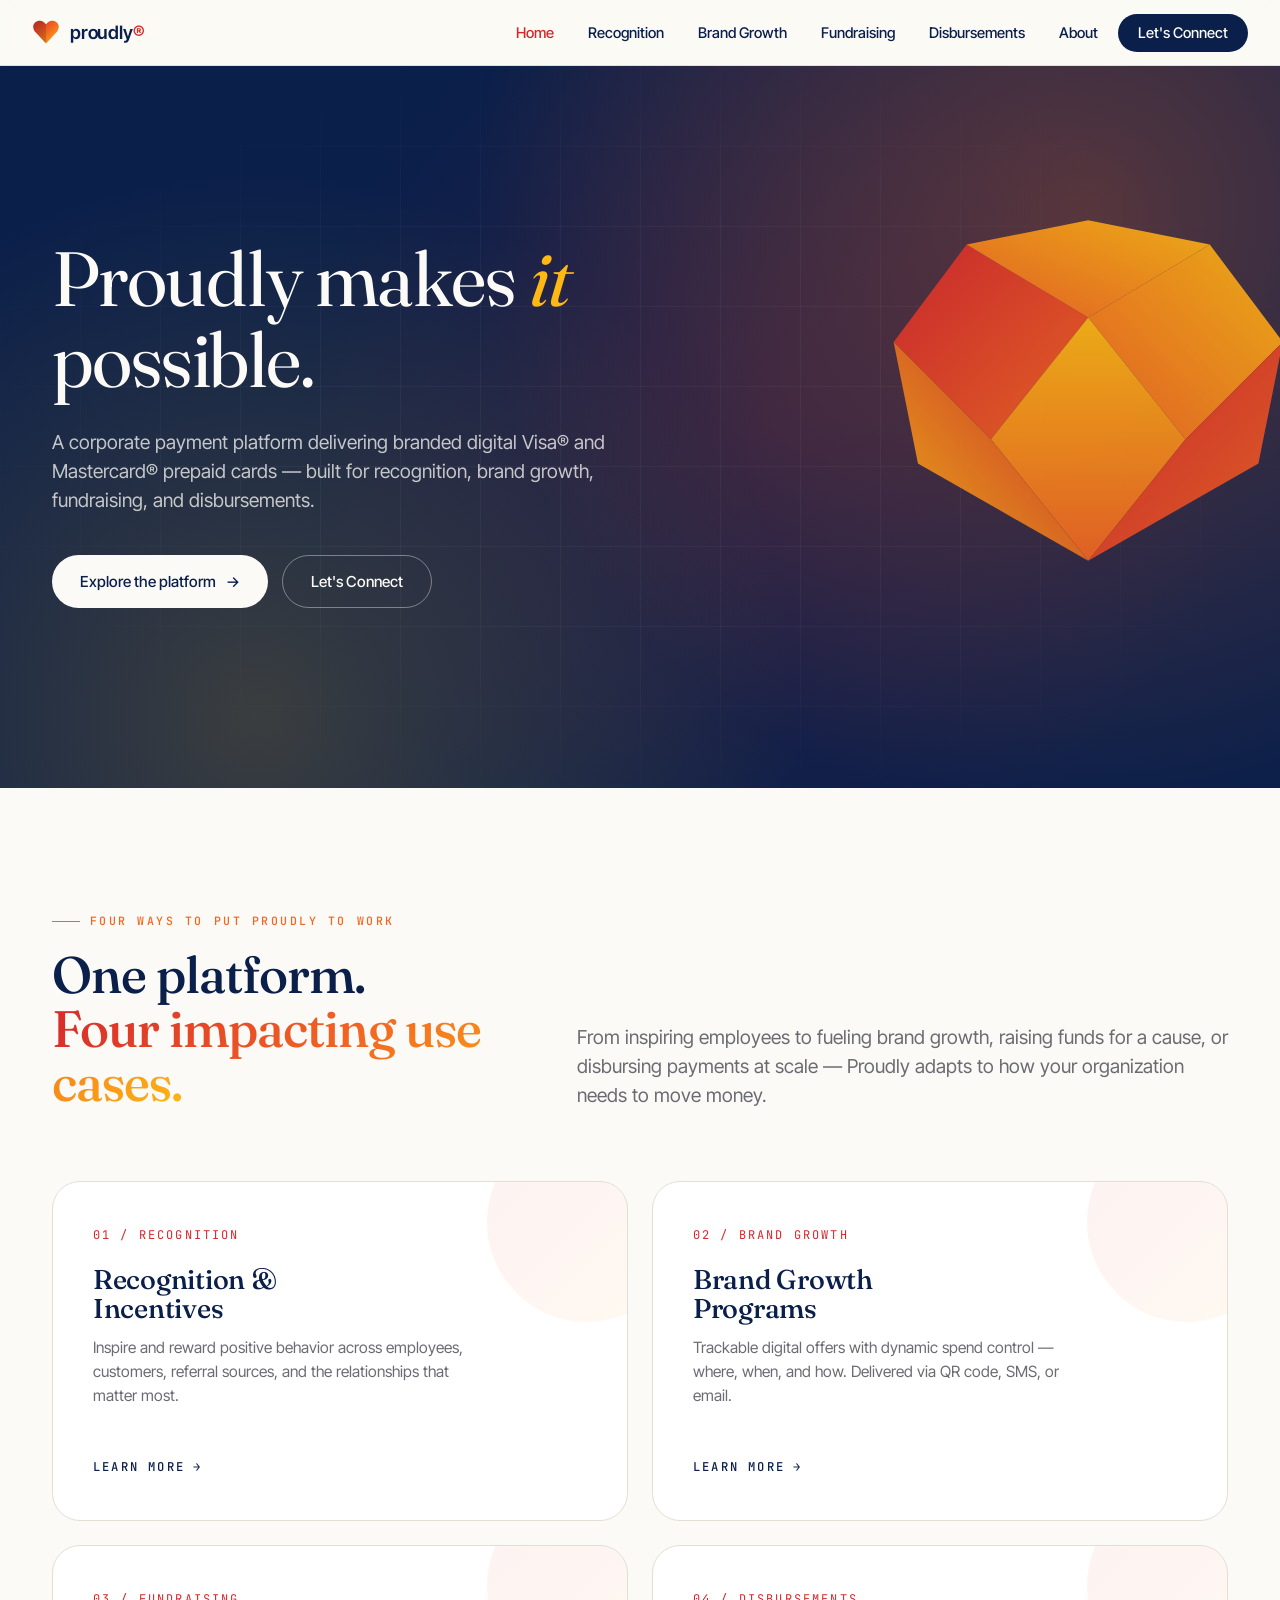
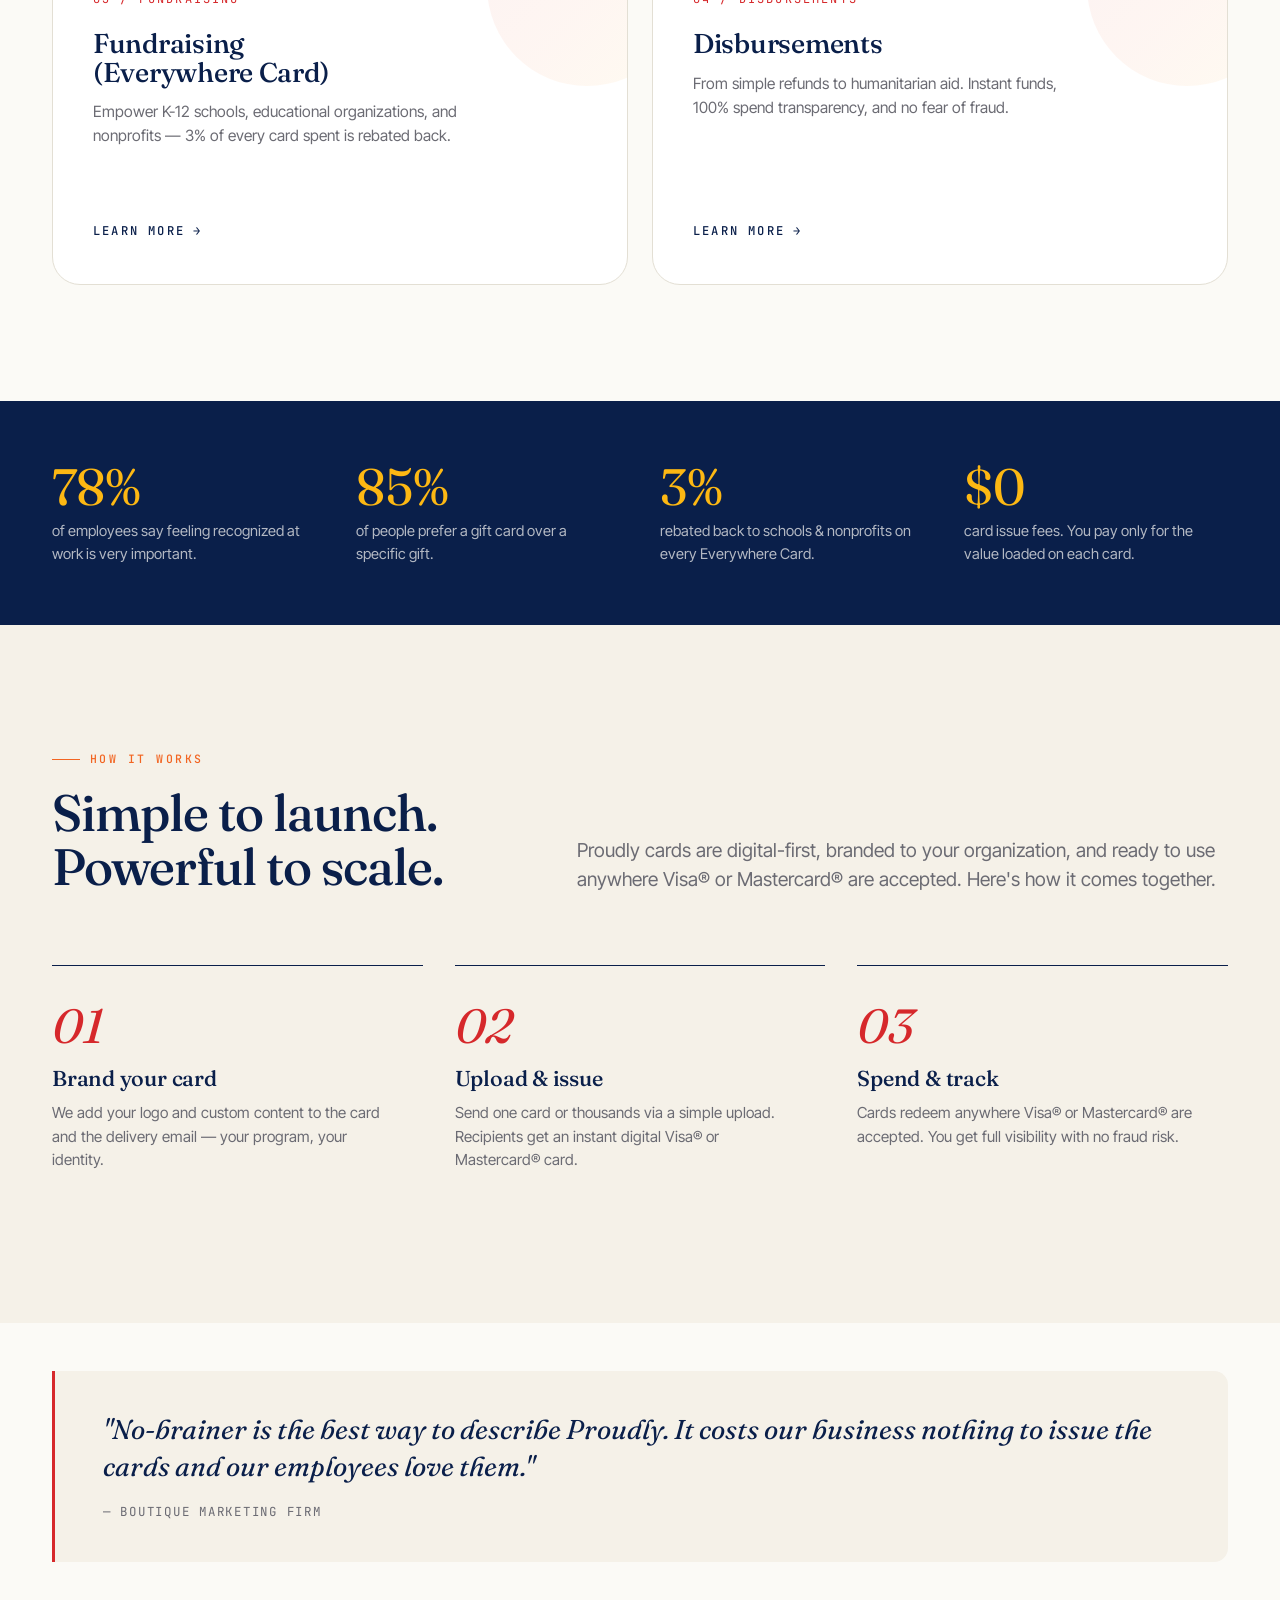
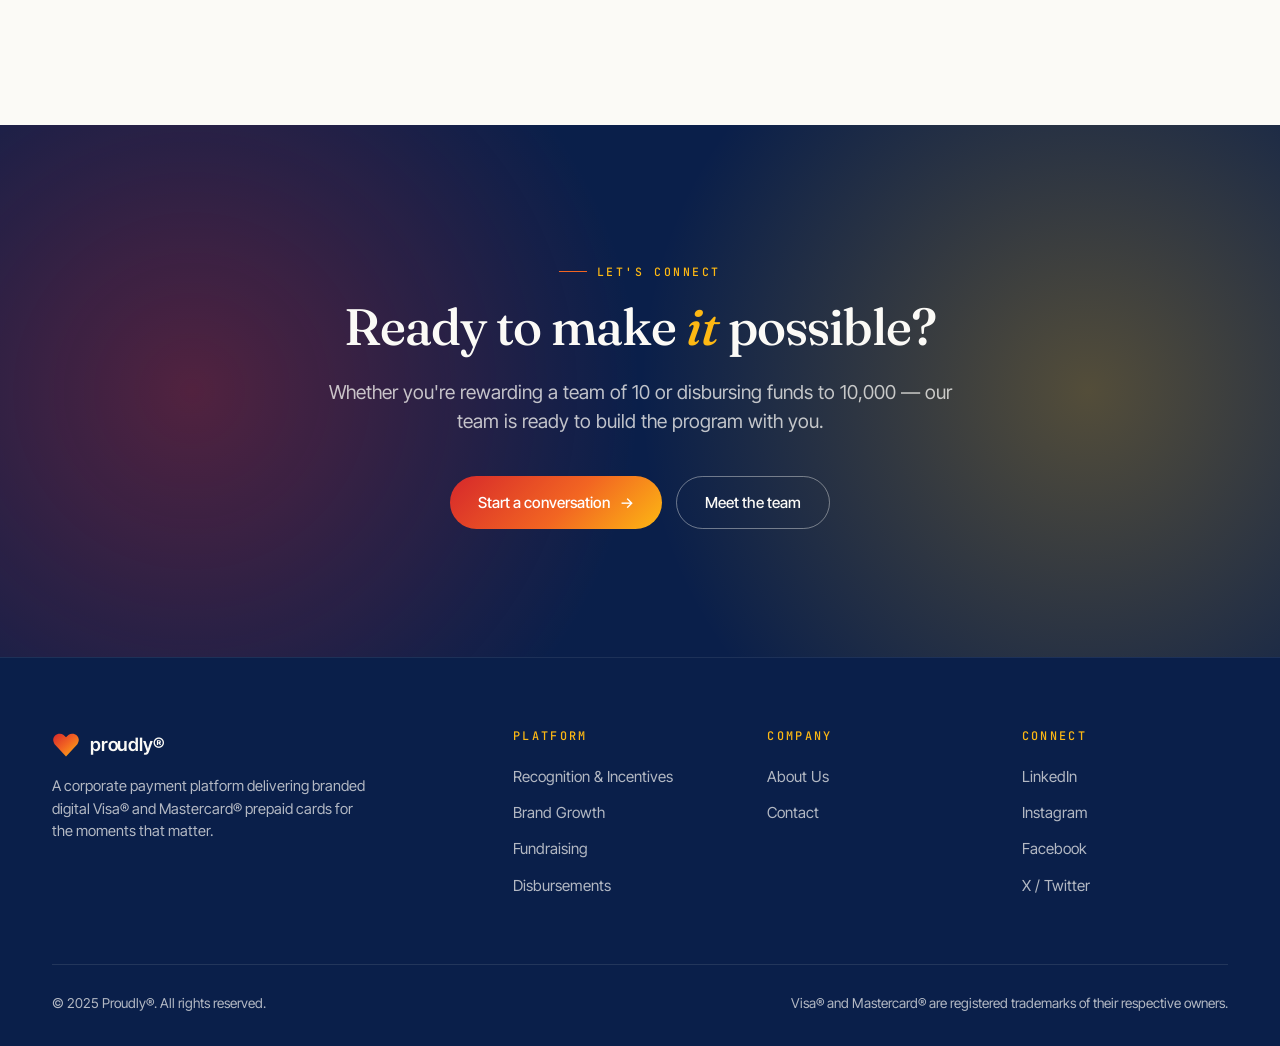
<file: files/index.html>
<!DOCTYPE html>
<html lang="en">
<head>
  <meta charset="UTF-8" />
  <meta name="viewport" content="width=device-width, initial-scale=1" />
  <title>Proudly® — The Corporate Payment Platform That Makes It Possible</title>
  <meta name="description" content="Proudly delivers branded digital Visa® and Mastercard® prepaid cards for recognition, brand growth, fundraising, and disbursements." />
  <link rel="preconnect" href="https://fonts.googleapis.com">
  <link rel="preconnect" href="https://fonts.gstatic.com" crossorigin>
  <link href="https://fonts.googleapis.com/css2?family=Fraunces:ital,opsz,wght@0,9..144,400;0,9..144,500;1,9..144,400&family=Inter+Tight:wght@400;500;600&family=JetBrains+Mono:wght@400;500&display=swap" rel="stylesheet">
  <link rel="stylesheet" href="styles.css" />
</head>
<body>

  <!-- Nav -->
  <nav class="nav">
    <div class="nav-inner">
      <a href="index.html" class="brand">
        <svg class="brand-mark" viewBox="0 0 64 64" xmlns="http://www.w3.org/2000/svg" aria-hidden="true">
          <defs>
            <linearGradient id="h1" x1="0" x2="1" y1="0" y2="1">
              <stop offset="0" stop-color="#d6282b"/><stop offset=".5" stop-color="#f26522"/><stop offset="1" stop-color="#fdb813"/>
            </linearGradient>
          </defs>
          <path fill="url(#h1)" d="M32 58 L6 30 C-2 18 6 6 18 6 C24 6 28 10 32 14 C36 10 40 6 46 6 C58 6 66 18 58 30 Z"/>
          <path fill="rgba(0,0,0,0.15)" d="M32 14 L32 58 L6 30 C-2 18 6 6 18 6 C24 6 28 10 32 14Z"/>
        </svg>
        <span>proudly<span style="color:var(--red)">®</span></span>
      </a>

      <button class="nav-toggle" aria-label="Menu"><span></span><span></span><span></span></button>

      <ul class="nav-links">
        <li><a href="index.html" class="active">Home</a></li>
        <li><a href="recognition.html">Recognition</a></li>
        <li><a href="brand-growth.html">Brand Growth</a></li>
        <li><a href="fundraising.html">Fundraising</a></li>
        <li><a href="disbursements.html">Disbursements</a></li>
        <li><a href="about.html">About</a></li>
        <li><a href="#connect" class="nav-cta">Let's Connect</a></li>
      </ul>
    </div>
  </nav>

  <!-- Hero -->
  <header class="hero">
    <div class="hero-bg"></div>
    <div class="hero-grid"></div>

    <svg class="hero-heart" viewBox="0 0 200 200" xmlns="http://www.w3.org/2000/svg" aria-hidden="true">
      <defs>
        <linearGradient id="facet1" x1="0" x2="1" y1="0" y2="1"><stop offset="0" stop-color="#d6282b"/><stop offset="1" stop-color="#f26522"/></linearGradient>
        <linearGradient id="facet2" x1="0" x2="1" y1="1" y2="0"><stop offset="0" stop-color="#f26522"/><stop offset="1" stop-color="#fdb813"/></linearGradient>
        <linearGradient id="facet3" x1="0" x2="0" y1="0" y2="1"><stop offset="0" stop-color="#fdb813"/><stop offset="1" stop-color="#f26522"/></linearGradient>
        <linearGradient id="facet4" x1="1" x2="0" y1="0" y2="1"><stop offset="0" stop-color="#d6282b"/><stop offset="1" stop-color="#fdb813"/></linearGradient>
      </defs>
      <!-- stylized faceted heart -->
      <g transform="translate(100,100)">
        <polygon points="0,-20 -50,-50 -80,-10 -40,30" fill="url(#facet1)"/>
        <polygon points="0,-20 50,-50 80,-10 40,30" fill="url(#facet2)"/>
        <polygon points="0,-20 -40,30 0,80 40,30" fill="url(#facet3)"/>
        <polygon points="-80,-10 -40,30 0,80 -70,40" fill="url(#facet4)"/>
        <polygon points="80,-10 40,30 0,80 70,40" fill="url(#facet1)"/>
        <polygon points="-50,-50 0,-20 50,-50 0,-60" fill="url(#facet2)"/>
      </g>
    </svg>

    <div class="container hero-inner">
      <h1 class="reveal d1" style="margin-top: 20px;">
        Proudly makes <em style="font-style: italic; color: var(--gold);">it</em> possible.
      </h1>
      <p class="lead reveal d2">
        A corporate payment platform delivering branded digital Visa® and Mastercard® prepaid cards — built for recognition, brand growth, fundraising, and disbursements.
      </p>
      <div class="hero-ctas reveal d3">
        <a href="#verticals" class="btn btn-primary">Explore the platform <span class="arrow">→</span></a>
        <a href="#connect" class="btn btn-ghost">Let's Connect</a>
      </div>
    </div>
  </header>

  <!-- Verticals -->
  <section class="verticals" id="verticals">
    <div class="container">
      <div class="section-head">
        <div>
          <span class="eyebrow">Four ways to put Proudly to work</span>
          <h2 style="margin-top: 18px;">One platform.<br/><span class="grad-text">Four impacting use cases.</span></h2>
        </div>
        <p class="lead">
          From inspiring employees to fueling brand growth, raising funds for a cause, or disbursing payments at scale — Proudly adapts to how your organization needs to move money.
        </p>
      </div>

      <div class="verticals-grid">

        <a href="recognition.html" class="vcard">
          <div>
            <div class="vcard-num">01 / RECOGNITION</div>
            <h3>Recognition &amp; Incentives</h3>
            <p>Inspire and reward positive behavior across employees, customers, referral sources, and the relationships that matter most.</p>
          </div>
          <span class="vcard-cta">Learn more <span class="arrow">→</span></span>
        </a>

        <a href="brand-growth.html" class="vcard">
          <div>
            <div class="vcard-num">02 / BRAND GROWTH</div>
            <h3>Brand Growth Programs</h3>
            <p>Trackable digital offers with dynamic spend control — where, when, and how. Delivered via QR code, SMS, or email.</p>
          </div>
          <span class="vcard-cta">Learn more <span class="arrow">→</span></span>
        </a>

        <a href="fundraising.html" class="vcard">
          <div>
            <div class="vcard-num">03 / FUNDRAISING</div>
            <h3>Fundraising (Everywhere Card)</h3>
            <p>Empower K-12 schools, educational organizations, and nonprofits — 3% of every card spent is rebated back.</p>
          </div>
          <span class="vcard-cta">Learn more <span class="arrow">→</span></span>
        </a>

        <a href="disbursements.html" class="vcard">
          <div>
            <div class="vcard-num">04 / DISBURSEMENTS</div>
            <h3>Disbursements</h3>
            <p>From simple refunds to humanitarian aid. Instant funds, 100% spend transparency, and no fear of fraud.</p>
          </div>
          <span class="vcard-cta">Learn more <span class="arrow">→</span></span>
        </a>

      </div>
    </div>
  </section>

  <!-- Stats -->
  <section class="stats">
    <div class="container">
      <div class="stats-grid">
        <div>
          <div class="stat-num">78%</div>
          <div class="stat-label">of employees say feeling recognized at work is very important.</div>
        </div>
        <div>
          <div class="stat-num">85%</div>
          <div class="stat-label">of people prefer a gift card over a specific gift.</div>
        </div>
        <div>
          <div class="stat-num">3%</div>
          <div class="stat-label">rebated back to schools &amp; nonprofits on every Everywhere Card.</div>
        </div>
        <div>
          <div class="stat-num">$0</div>
          <div class="stat-label">card issue fees. You pay only for the value loaded on each card.</div>
        </div>
      </div>
    </div>
  </section>

  <!-- How it works -->
  <section class="howitworks">
    <div class="container">
      <div class="section-head">
        <div>
          <span class="eyebrow">How it works</span>
          <h2 style="margin-top: 18px;">Simple to launch.<br/>Powerful to scale.</h2>
        </div>
        <p class="lead">
          Proudly cards are digital-first, branded to your organization, and ready to use anywhere Visa® or Mastercard® are accepted. Here's how it comes together.
        </p>
      </div>

      <div class="steps">
        <div class="step">
          <div class="step-num">01</div>
          <h3>Brand your card</h3>
          <p>We add your logo and custom content to the card and the delivery email — your program, your identity.</p>
        </div>
        <div class="step">
          <div class="step-num">02</div>
          <h3>Upload &amp; issue</h3>
          <p>Send one card or thousands via a simple upload. Recipients get an instant digital Visa® or Mastercard® card.</p>
        </div>
        <div class="step">
          <div class="step-num">03</div>
          <h3>Spend &amp; track</h3>
          <p>Cards redeem anywhere Visa® or Mastercard® are accepted. You get full visibility with no fraud risk.</p>
        </div>
      </div>
    </div>
  </section>

  <!-- Quote -->
  <section style="background: var(--paper); padding-top: 0;">
    <div class="container">
      <div class="quote-block">
        <blockquote>
          "No-brainer is the best way to describe Proudly. It costs our business nothing to issue the cards and our employees love them."
        </blockquote>
        <cite>— Boutique Marketing Firm</cite>
      </div>
    </div>
  </section>

  <!-- CTA -->
  <section class="cta-strip" id="connect">
    <div class="container">
      <span class="eyebrow" style="color: var(--gold);">Let's connect</span>
      <h2 style="margin-top: 20px;">Ready to make <em style="font-style: italic; color: var(--gold);">it</em> possible?</h2>
      <p class="lead">
        Whether you're rewarding a team of 10 or disbursing funds to 10,000 — our team is ready to build the program with you.
      </p>
      <div style="display: flex; gap: 14px; justify-content: center; flex-wrap: wrap;">
        <a href="mailto:info@proudlygive.com" class="btn btn-warm">Start a conversation <span class="arrow">→</span></a>
        <a href="about.html" class="btn btn-ghost" style="border-color: rgba(251,250,246,0.4); color: var(--paper);">Meet the team</a>
      </div>
    </div>
  </section>

  <!-- Footer -->
  <footer class="footer">
    <div class="container">
      <div class="footer-grid">
        <div class="footer-brand">
          <div class="brand" style="color: var(--paper);">
            <svg class="brand-mark" viewBox="0 0 64 64" xmlns="http://www.w3.org/2000/svg" aria-hidden="true">
              <defs><linearGradient id="hf1" x1="0" x2="1" y1="0" y2="1"><stop offset="0" stop-color="#d6282b"/><stop offset=".5" stop-color="#f26522"/><stop offset="1" stop-color="#fdb813"/></linearGradient></defs>
              <path fill="url(#hf1)" d="M32 58 L6 30 C-2 18 6 6 18 6 C24 6 28 10 32 14 C36 10 40 6 46 6 C58 6 66 18 58 30 Z"/>
            </svg>
            <span>proudly®</span>
          </div>
          <p>A corporate payment platform delivering branded digital Visa® and Mastercard® prepaid cards for the moments that matter.</p>
        </div>
        <div class="footer-col">
          <h4>Platform</h4>
          <ul>
            <li><a href="recognition.html">Recognition &amp; Incentives</a></li>
            <li><a href="brand-growth.html">Brand Growth</a></li>
            <li><a href="fundraising.html">Fundraising</a></li>
            <li><a href="disbursements.html">Disbursements</a></li>
          </ul>
        </div>
        <div class="footer-col">
          <h4>Company</h4>
          <ul>
            <li><a href="about.html">About Us</a></li>
            <li><a href="mailto:info@proudlygive.com">Contact</a></li>
          </ul>
        </div>
        <div class="footer-col">
          <h4>Connect</h4>
          <ul>
            <li><a href="#">LinkedIn</a></li>
            <li><a href="#">Instagram</a></li>
            <li><a href="#">Facebook</a></li>
            <li><a href="#">X / Twitter</a></li>
          </ul>
        </div>
      </div>
      <div class="footer-bottom">
        <div>© 2025 Proudly®. All rights reserved.</div>
        <div>Visa® and Mastercard® are registered trademarks of their respective owners.</div>
      </div>
    </div>
  </footer>

  <script src="script.js"></script>
</body>
</html>
</file>
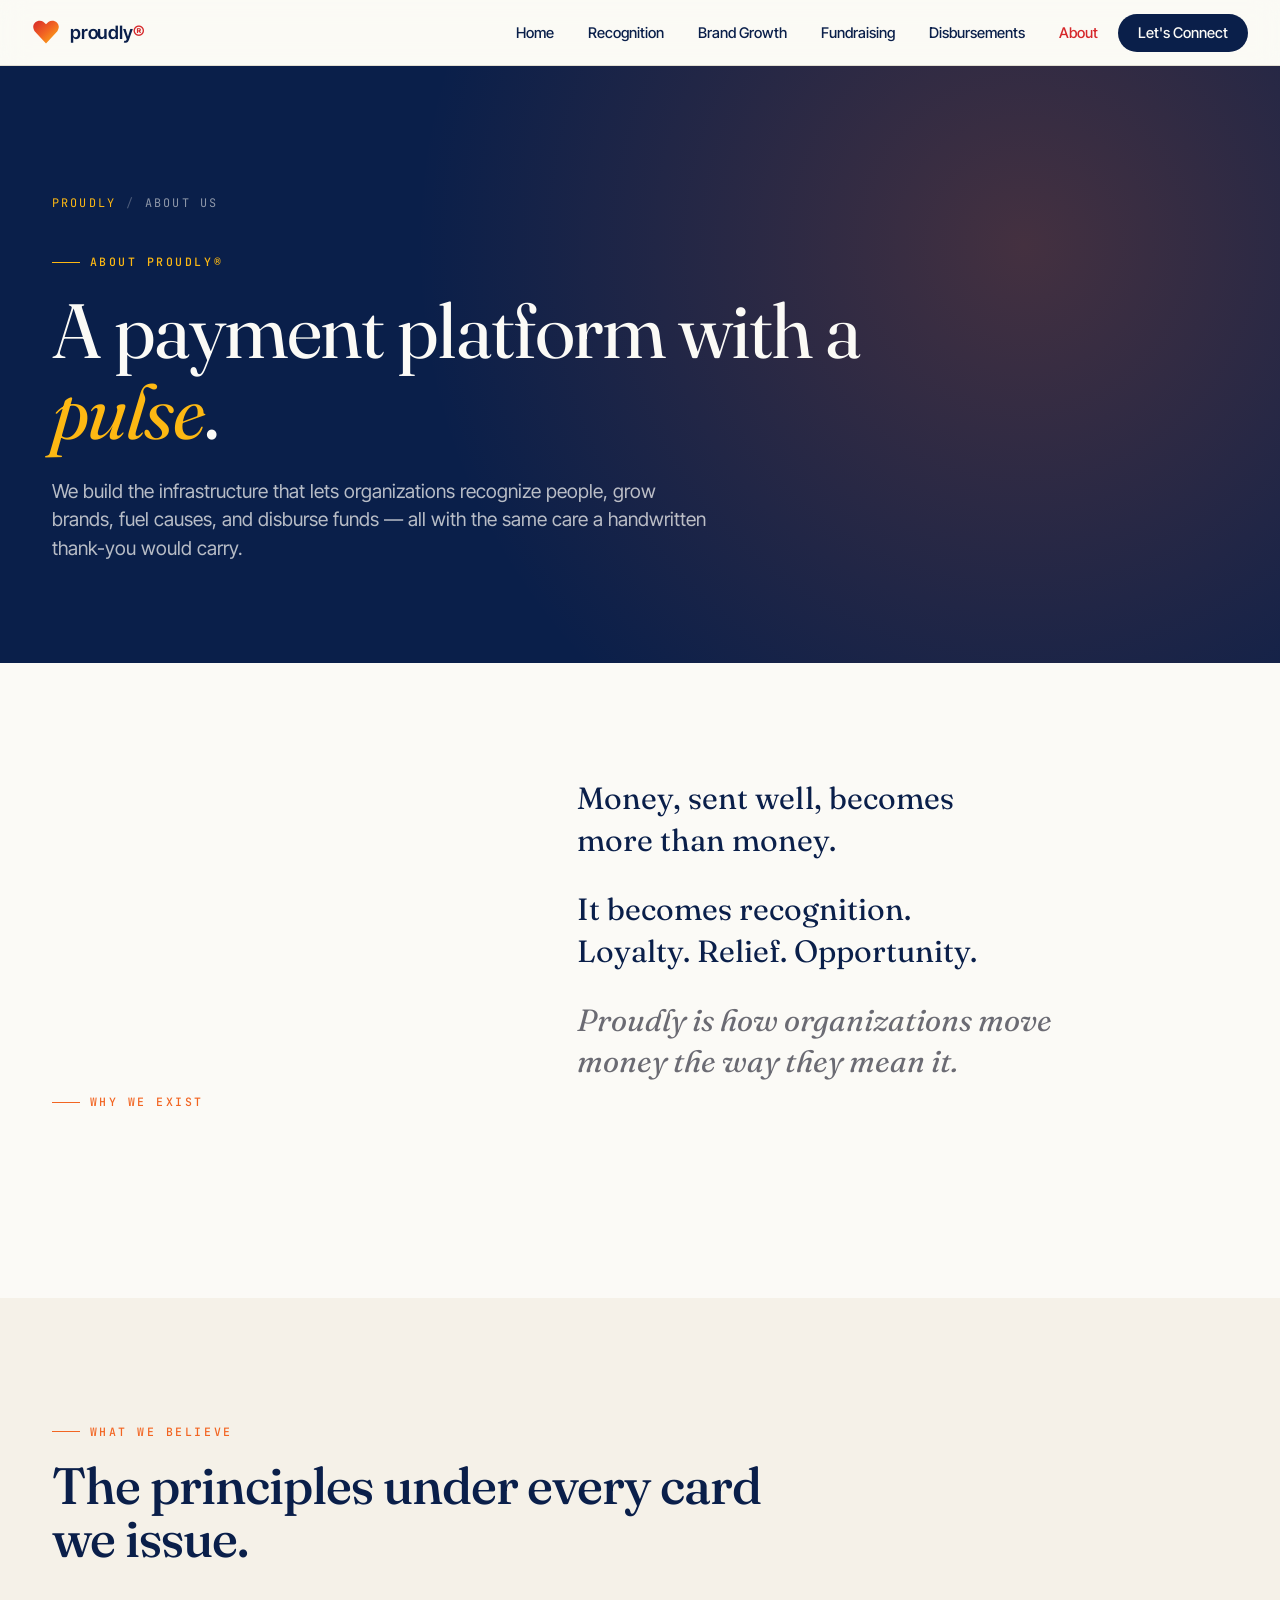
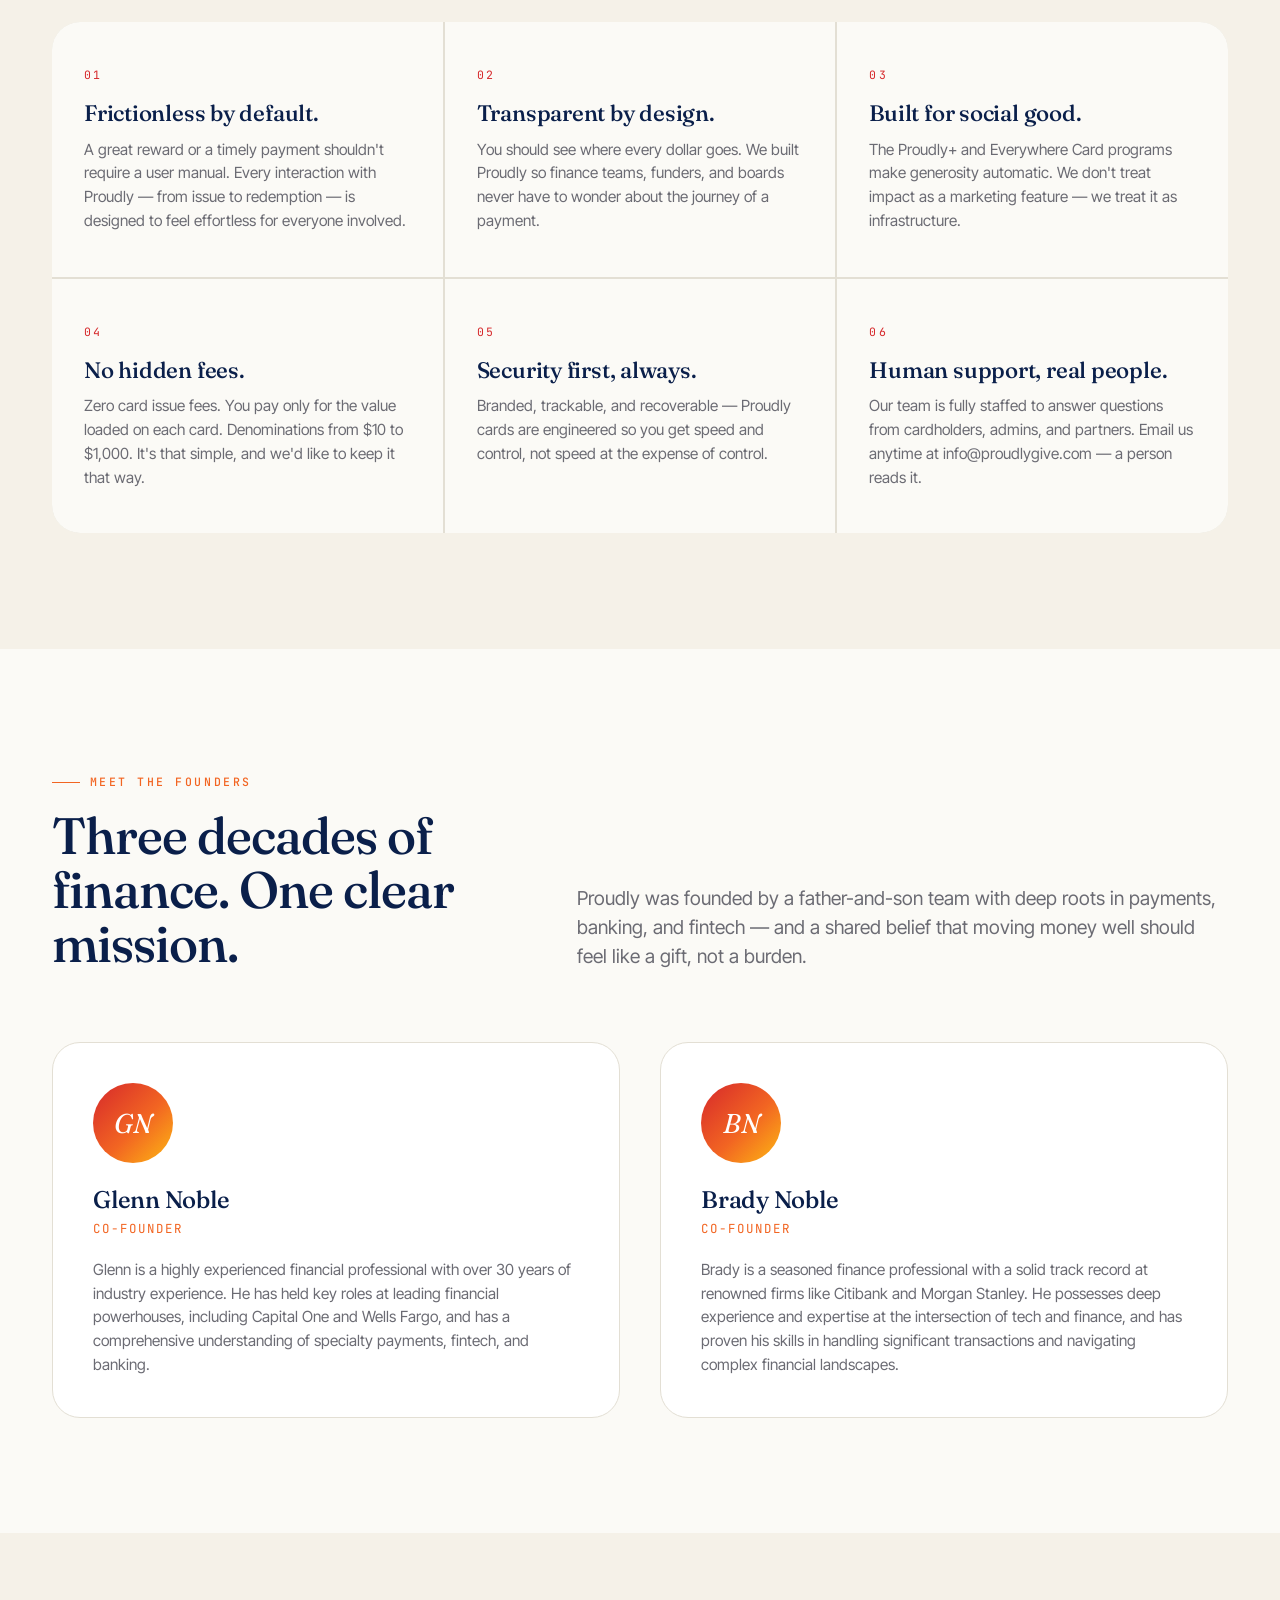
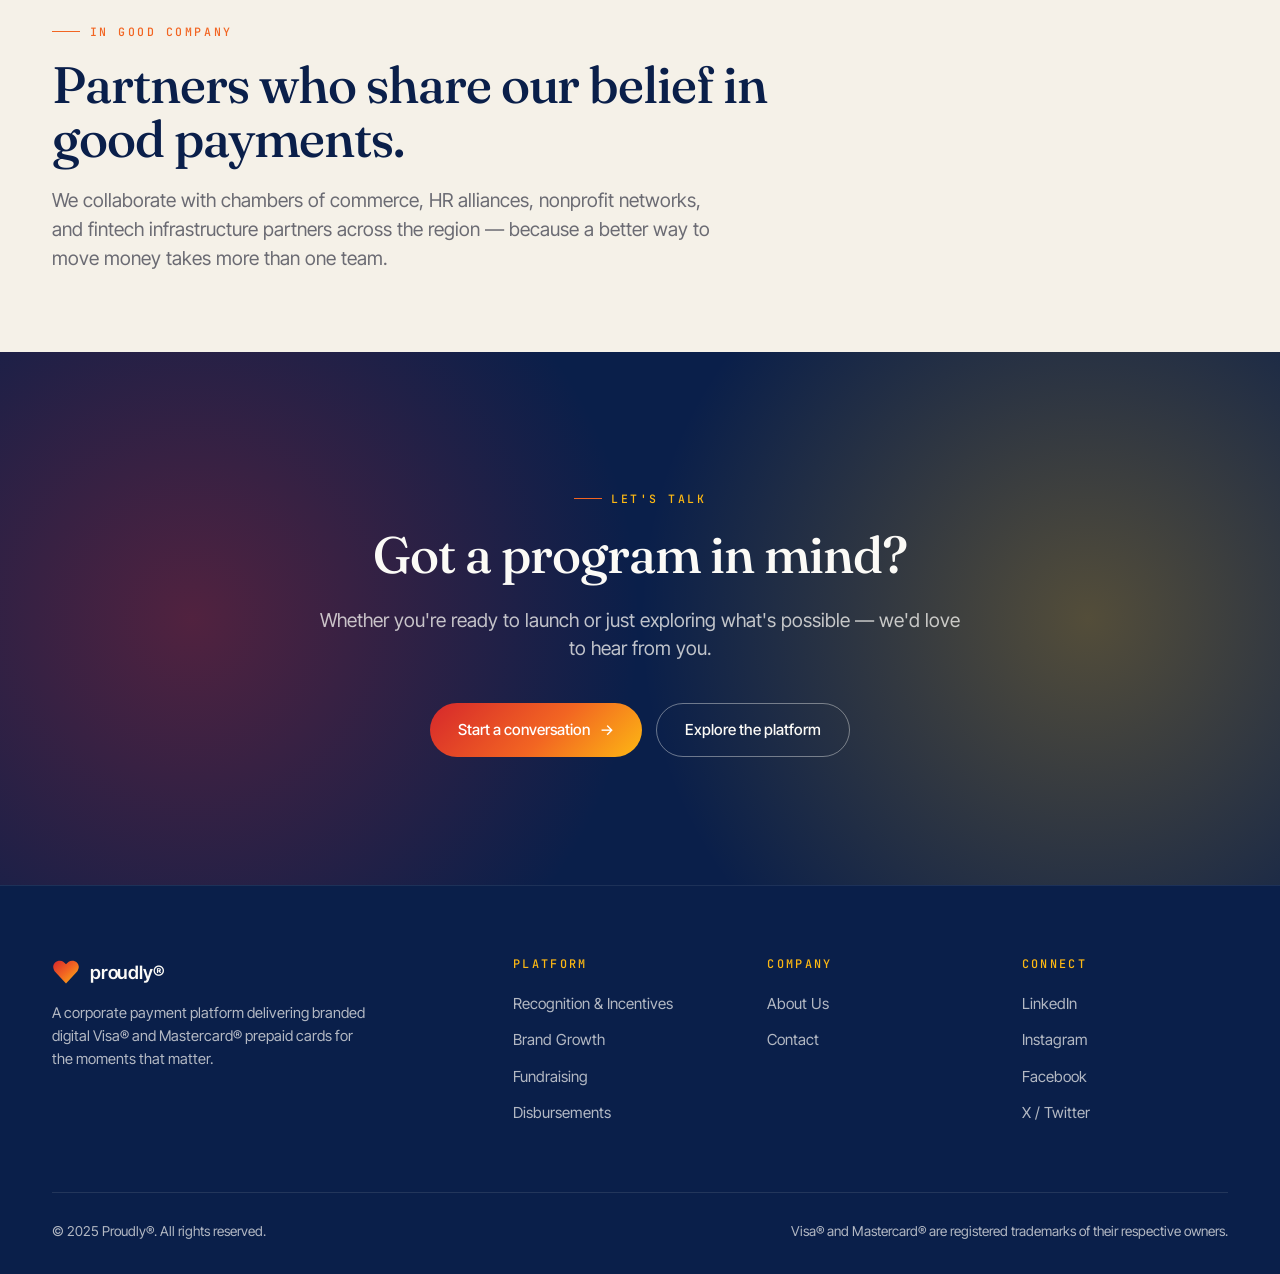
<file: files/about.html>
<!DOCTYPE html>
<html lang="en">
<head>
  <meta charset="UTF-8" />
  <meta name="viewport" content="width=device-width, initial-scale=1" />
  <title>About Us — Proudly®</title>
  <meta name="description" content="Proudly is built by finance professionals at the intersection of payments, fintech, and social good. Meet the team making it possible." />
  <link rel="preconnect" href="https://fonts.googleapis.com">
  <link rel="preconnect" href="https://fonts.gstatic.com" crossorigin>
  <link href="https://fonts.googleapis.com/css2?family=Fraunces:ital,opsz,wght@0,9..144,400;0,9..144,500;1,9..144,400&family=Inter+Tight:wght@400;500;600&family=JetBrains+Mono:wght@400;500&display=swap" rel="stylesheet">
  <link rel="stylesheet" href="styles.css" />
</head>
<body>

  <nav class="nav">
    <div class="nav-inner">
      <a href="index.html" class="brand">
        <svg class="brand-mark" viewBox="0 0 64 64" xmlns="http://www.w3.org/2000/svg" aria-hidden="true"><defs><linearGradient id="h1" x1="0" x2="1" y1="0" y2="1"><stop offset="0" stop-color="#d6282b"/><stop offset=".5" stop-color="#f26522"/><stop offset="1" stop-color="#fdb813"/></linearGradient></defs><path fill="url(#h1)" d="M32 58 L6 30 C-2 18 6 6 18 6 C24 6 28 10 32 14 C36 10 40 6 46 6 C58 6 66 18 58 30 Z"/></svg>
        <span>proudly<span style="color:var(--red)">®</span></span>
      </a>
      <button class="nav-toggle" aria-label="Menu"><span></span><span></span><span></span></button>
      <ul class="nav-links">
        <li><a href="index.html">Home</a></li>
        <li><a href="recognition.html">Recognition</a></li>
        <li><a href="brand-growth.html">Brand Growth</a></li>
        <li><a href="fundraising.html">Fundraising</a></li>
        <li><a href="disbursements.html">Disbursements</a></li>
        <li><a href="about.html" class="active">About</a></li>
        <li><a href="mailto:info@proudlygive.com" class="nav-cta">Let's Connect</a></li>
      </ul>
    </div>
  </nav>

  <header class="page-intro">
    <div class="container">
      <div class="breadcrumb"><a href="index.html">Proudly</a><span>/</span>About Us</div>
      <span class="eyebrow">About Proudly®</span>
      <h1 style="margin-top: 20px;">A payment platform with a <em style="font-style: italic; color: var(--gold);">pulse</em>.</h1>
      <p class="lead">
        We build the infrastructure that lets organizations recognize people, grow brands, fuel causes, and disburse funds — all with the same care a handwritten thank-you would carry.
      </p>
    </div>
  </header>

  <!-- Manifesto -->
  <section style="background: var(--paper);">
    <div class="container">
      <div class="section-head">
        <div>
          <span class="eyebrow">Why we exist</span>
        </div>
        <div class="manifesto">
          <p>Money, sent well, becomes more than money.</p>
          <p>It becomes recognition. Loyalty. Relief. Opportunity.</p>
          <p>Proudly is how organizations move money the way they mean it.</p>
        </div>
      </div>
    </div>
  </section>

  <!-- Values -->
  <section style="background: var(--cream);">
    <div class="container">
      <span class="eyebrow">What we believe</span>
      <h2 style="margin-top: 18px; max-width: 22ch;">The principles under every card we issue.</h2>

      <div class="values">
        <div class="value">
          <div class="value-num">01</div>
          <h3>Frictionless by default.</h3>
          <p>A great reward or a timely payment shouldn't require a user manual. Every interaction with Proudly — from issue to redemption — is designed to feel effortless for everyone involved.</p>
        </div>
        <div class="value">
          <div class="value-num">02</div>
          <h3>Transparent by design.</h3>
          <p>You should see where every dollar goes. We built Proudly so finance teams, funders, and boards never have to wonder about the journey of a payment.</p>
        </div>
        <div class="value">
          <div class="value-num">03</div>
          <h3>Built for social good.</h3>
          <p>The Proudly+ and Everywhere Card programs make generosity automatic. We don't treat impact as a marketing feature — we treat it as infrastructure.</p>
        </div>
        <div class="value">
          <div class="value-num">04</div>
          <h3>No hidden fees.</h3>
          <p>Zero card issue fees. You pay only for the value loaded on each card. Denominations from $10 to $1,000. It's that simple, and we'd like to keep it that way.</p>
        </div>
        <div class="value">
          <div class="value-num">05</div>
          <h3>Security first, always.</h3>
          <p>Branded, trackable, and recoverable — Proudly cards are engineered so you get speed and control, not speed at the expense of control.</p>
        </div>
        <div class="value">
          <div class="value-num">06</div>
          <h3>Human support, real people.</h3>
          <p>Our team is fully staffed to answer questions from cardholders, admins, and partners. Email us anytime at info@proudlygive.com — a person reads it.</p>
        </div>
      </div>
    </div>
  </section>

  <!-- Founders -->
  <section style="background: var(--paper);">
    <div class="container">
      <div class="section-head">
        <div>
          <span class="eyebrow">Meet the founders</span>
          <h2 style="margin-top: 18px;">Three decades of finance. One clear mission.</h2>
        </div>
        <p class="lead">Proudly was founded by a father-and-son team with deep roots in payments, banking, and fintech — and a shared belief that moving money well should feel like a gift, not a burden.</p>
      </div>

      <div class="founders">
        <div class="founder">
          <div class="founder-avatar">GN</div>
          <h3>Glenn Noble</h3>
          <div class="role">Co-founder</div>
          <p>Glenn is a highly experienced financial professional with over 30 years of industry experience. He has held key roles at leading financial powerhouses, including Capital One and Wells Fargo, and has a comprehensive understanding of specialty payments, fintech, and banking.</p>
        </div>
        <div class="founder">
          <div class="founder-avatar">BN</div>
          <h3>Brady Noble</h3>
          <div class="role">Co-founder</div>
          <p>Brady is a seasoned finance professional with a solid track record at renowned firms like Citibank and Morgan Stanley. He possesses deep experience and expertise at the intersection of tech and finance, and has proven his skills in handling significant transactions and navigating complex financial landscapes.</p>
        </div>
      </div>
    </div>
  </section>

  <!-- Partners row -->
  <section style="background: var(--cream); padding: 80px 0;">
    <div class="container">
      <span class="eyebrow">In good company</span>
      <h2 style="margin-top: 18px; max-width: 22ch;">Partners who share our belief in good payments.</h2>
      <p class="lead" style="margin-top: 20px;">We collaborate with chambers of commerce, HR alliances, nonprofit networks, and fintech infrastructure partners across the region — because a better way to move money takes more than one team.</p>
    </div>
  </section>

  <section class="cta-strip">
    <div class="container">
      <span class="eyebrow" style="color: var(--gold);">Let's talk</span>
      <h2 style="margin-top: 20px;">Got a program in mind?</h2>
      <p class="lead">Whether you're ready to launch or just exploring what's possible — we'd love to hear from you.</p>
      <div style="display: flex; gap: 14px; justify-content: center; flex-wrap: wrap;">
        <a href="mailto:info@proudlygive.com" class="btn btn-warm">Start a conversation <span class="arrow">→</span></a>
        <a href="index.html" class="btn btn-ghost" style="border-color: rgba(251,250,246,0.4); color: var(--paper);">Explore the platform</a>
      </div>
    </div>
  </section>

  <footer class="footer">
    <div class="container">
      <div class="footer-grid">
        <div class="footer-brand">
          <div class="brand" style="color: var(--paper);">
            <svg class="brand-mark" viewBox="0 0 64 64" xmlns="http://www.w3.org/2000/svg" aria-hidden="true"><defs><linearGradient id="hf1" x1="0" x2="1" y1="0" y2="1"><stop offset="0" stop-color="#d6282b"/><stop offset=".5" stop-color="#f26522"/><stop offset="1" stop-color="#fdb813"/></linearGradient></defs><path fill="url(#hf1)" d="M32 58 L6 30 C-2 18 6 6 18 6 C24 6 28 10 32 14 C36 10 40 6 46 6 C58 6 66 18 58 30 Z"/></svg>
            <span>proudly®</span>
          </div>
          <p>A corporate payment platform delivering branded digital Visa® and Mastercard® prepaid cards for the moments that matter.</p>
        </div>
        <div class="footer-col"><h4>Platform</h4><ul><li><a href="recognition.html">Recognition &amp; Incentives</a></li><li><a href="brand-growth.html">Brand Growth</a></li><li><a href="fundraising.html">Fundraising</a></li><li><a href="disbursements.html">Disbursements</a></li></ul></div>
        <div class="footer-col"><h4>Company</h4><ul><li><a href="about.html">About Us</a></li><li><a href="mailto:info@proudlygive.com">Contact</a></li></ul></div>
        <div class="footer-col"><h4>Connect</h4><ul><li><a href="#">LinkedIn</a></li><li><a href="#">Instagram</a></li><li><a href="#">Facebook</a></li><li><a href="#">X / Twitter</a></li></ul></div>
      </div>
      <div class="footer-bottom">
        <div>© 2025 Proudly®. All rights reserved.</div>
        <div>Visa® and Mastercard® are registered trademarks of their respective owners.</div>
      </div>
    </div>
  </footer>

  <script src="script.js"></script>
</body>
</html>
</file>
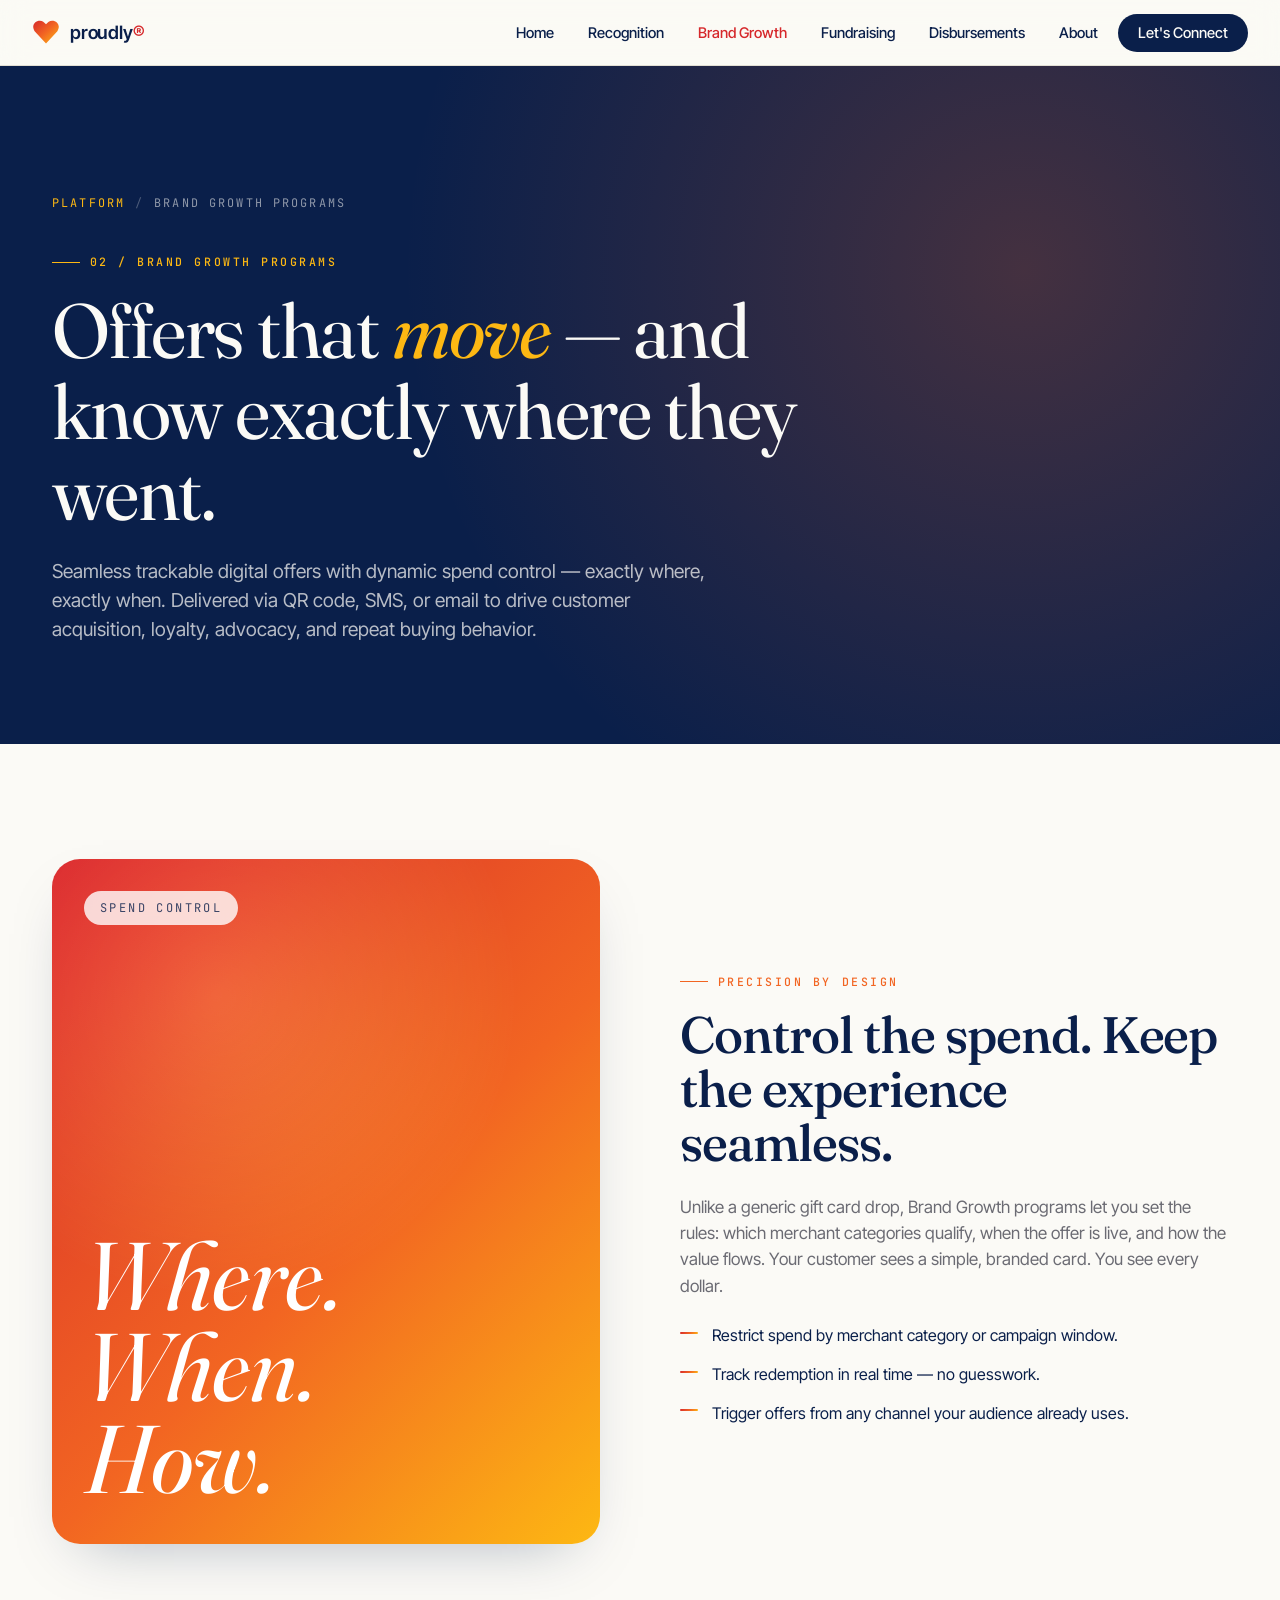
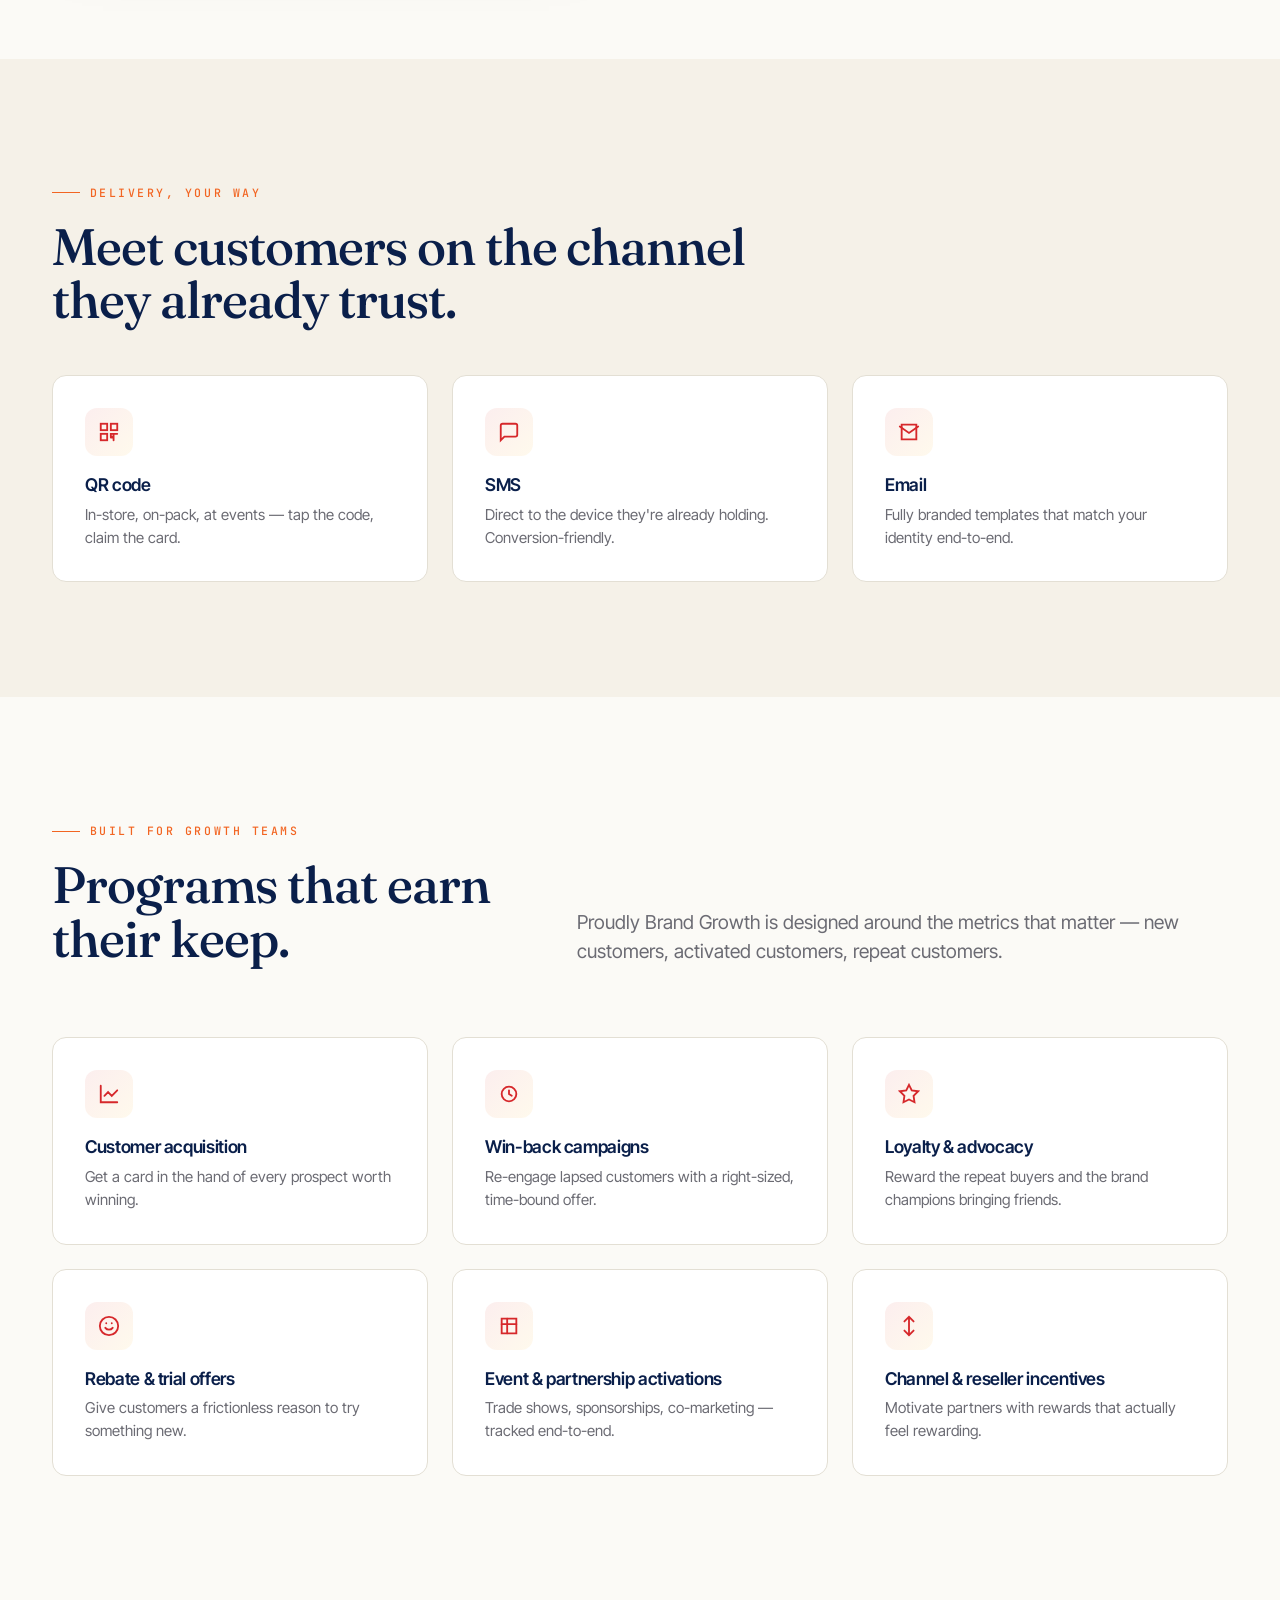
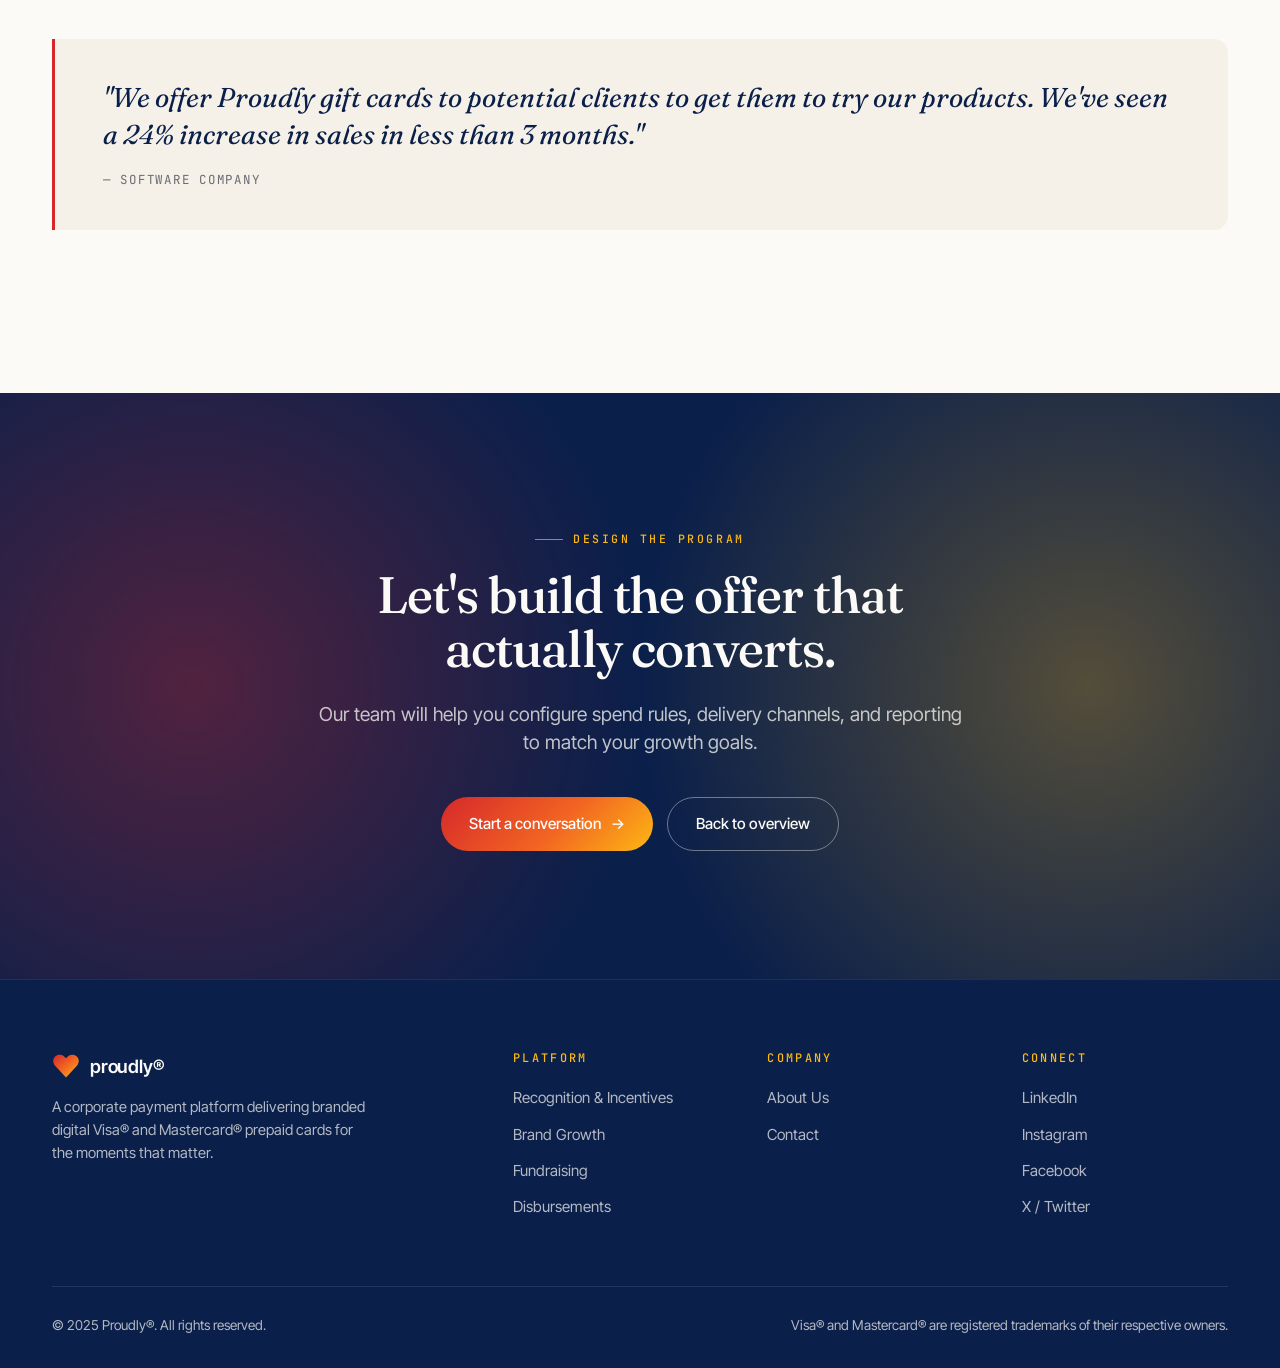
<file: files/brand-growth.html>
<!DOCTYPE html>
<html lang="en">
<head>
  <meta charset="UTF-8" />
  <meta name="viewport" content="width=device-width, initial-scale=1" />
  <title>Brand Growth Programs — Proudly®</title>
  <meta name="description" content="Trackable digital offers with dynamic spend control — delivered via QR code, SMS, or email. Drive customer acquisition, loyalty, and advocacy." />
  <link rel="preconnect" href="https://fonts.googleapis.com">
  <link rel="preconnect" href="https://fonts.gstatic.com" crossorigin>
  <link href="https://fonts.googleapis.com/css2?family=Fraunces:ital,opsz,wght@0,9..144,400;0,9..144,500;1,9..144,400&family=Inter+Tight:wght@400;500;600&family=JetBrains+Mono:wght@400;500&display=swap" rel="stylesheet">
  <link rel="stylesheet" href="styles.css" />
</head>
<body>

  <nav class="nav">
    <div class="nav-inner">
      <a href="index.html" class="brand">
        <svg class="brand-mark" viewBox="0 0 64 64" xmlns="http://www.w3.org/2000/svg" aria-hidden="true"><defs><linearGradient id="h1" x1="0" x2="1" y1="0" y2="1"><stop offset="0" stop-color="#d6282b"/><stop offset=".5" stop-color="#f26522"/><stop offset="1" stop-color="#fdb813"/></linearGradient></defs><path fill="url(#h1)" d="M32 58 L6 30 C-2 18 6 6 18 6 C24 6 28 10 32 14 C36 10 40 6 46 6 C58 6 66 18 58 30 Z"/></svg>
        <span>proudly<span style="color:var(--red)">®</span></span>
      </a>
      <button class="nav-toggle" aria-label="Menu"><span></span><span></span><span></span></button>
      <ul class="nav-links">
        <li><a href="index.html">Home</a></li>
        <li><a href="recognition.html">Recognition</a></li>
        <li><a href="brand-growth.html" class="active">Brand Growth</a></li>
        <li><a href="fundraising.html">Fundraising</a></li>
        <li><a href="disbursements.html">Disbursements</a></li>
        <li><a href="about.html">About</a></li>
        <li><a href="mailto:info@proudlygive.com" class="nav-cta">Let's Connect</a></li>
      </ul>
    </div>
  </nav>

  <header class="page-intro">
    <div class="container">
      <div class="breadcrumb"><a href="index.html">Platform</a><span>/</span>Brand Growth Programs</div>
      <span class="eyebrow">02 / Brand Growth Programs</span>
      <h1 style="margin-top: 20px;">Offers that <em style="font-style: italic; color: var(--gold);">move</em> — and know exactly where they went.</h1>
      <p class="lead">
        Seamless trackable digital offers with dynamic spend control — exactly where, exactly when. Delivered via QR code, SMS, or email to drive customer acquisition, loyalty, advocacy, and repeat buying behavior.
      </p>
    </div>
  </header>

  <!-- Feature 1 -->
  <section style="background: var(--paper);">
    <div class="container">
      <div class="feature">
        <div class="feature-visual">
          <span class="tag">Spend control</span>
          <div class="bignum">Where.<br/>When.<br/>How.</div>
        </div>
        <div class="feature-body">
          <span class="eyebrow">Precision by design</span>
          <h2>Control the spend. Keep the experience seamless.</h2>
          <p>
            Unlike a generic gift card drop, Brand Growth programs let you set the rules: which merchant categories qualify, when the offer is live, and how the value flows. Your customer sees a simple, branded card. You see every dollar.
          </p>
          <ul class="bullets">
            <li>Restrict spend by merchant category or campaign window.</li>
            <li>Track redemption in real time — no guesswork.</li>
            <li>Trigger offers from any channel your audience already uses.</li>
          </ul>
        </div>
      </div>
    </div>
  </section>

  <!-- Delivery channels -->
  <section style="background: var(--cream);">
    <div class="container">
      <span class="eyebrow">Delivery, your way</span>
      <h2 style="margin-top: 18px; max-width: 22ch;">Meet customers on the channel they already trust.</h2>

      <div class="usecases">
        <div class="usecase">
          <div class="icon"><svg width="22" height="22" viewBox="0 0 24 24" fill="none" stroke="#d6282b" stroke-width="2" stroke-linecap="round"><rect x="3" y="3" width="7" height="7"/><rect x="14" y="3" width="7" height="7"/><rect x="3" y="14" width="7" height="7"/><path d="M14 14h3v3h-3zM18 14h3M14 18h3v3"/></svg></div>
          <h4>QR code</h4>
          <p>In-store, on-pack, at events — tap the code, claim the card.</p>
        </div>
        <div class="usecase">
          <div class="icon"><svg width="22" height="22" viewBox="0 0 24 24" fill="none" stroke="#d6282b" stroke-width="2" stroke-linecap="round"><path d="M21 15a2 2 0 01-2 2H7l-4 4V5a2 2 0 012-2h14a2 2 0 012 2z"/></svg></div>
          <h4>SMS</h4>
          <p>Direct to the device they're already holding. Conversion-friendly.</p>
        </div>
        <div class="usecase">
          <div class="icon"><svg width="22" height="22" viewBox="0 0 24 24" fill="none" stroke="#d6282b" stroke-width="2" stroke-linecap="round"><path d="M4 4h16v16H4z"/><path d="M22 6l-10 7L2 6"/></svg></div>
          <h4>Email</h4>
          <p>Fully branded templates that match your identity end-to-end.</p>
        </div>
      </div>
    </div>
  </section>

  <!-- Use cases -->
  <section style="background: var(--paper);">
    <div class="container">
      <div class="section-head">
        <div>
          <span class="eyebrow">Built for growth teams</span>
          <h2 style="margin-top: 18px;">Programs that earn their keep.</h2>
        </div>
        <p class="lead">Proudly Brand Growth is designed around the metrics that matter — new customers, activated customers, repeat customers.</p>
      </div>

      <div class="usecases">
        <div class="usecase">
          <div class="icon"><svg width="22" height="22" viewBox="0 0 24 24" fill="none" stroke="#d6282b" stroke-width="2" stroke-linecap="round"><path d="M3 3v18h18"/><path d="M7 14l4-4 4 4 6-6"/></svg></div>
          <h4>Customer acquisition</h4>
          <p>Get a card in the hand of every prospect worth winning.</p>
        </div>
        <div class="usecase">
          <div class="icon"><svg width="22" height="22" viewBox="0 0 24 24" fill="none" stroke="#d6282b" stroke-width="2" stroke-linecap="round"><path d="M20 12a8 8 0 11-16 0 8 8 0 0116 0z"/><path d="M12 8v4l3 2"/></svg></div>
          <h4>Win-back campaigns</h4>
          <p>Re-engage lapsed customers with a right-sized, time-bound offer.</p>
        </div>
        <div class="usecase">
          <div class="icon"><svg width="22" height="22" viewBox="0 0 24 24" fill="none" stroke="#d6282b" stroke-width="2" stroke-linecap="round"><path d="M12 2l3 6 7 1-5 5 1 7-6-3-6 3 1-7-5-5 7-1z"/></svg></div>
          <h4>Loyalty &amp; advocacy</h4>
          <p>Reward the repeat buyers and the brand champions bringing friends.</p>
        </div>
        <div class="usecase">
          <div class="icon"><svg width="22" height="22" viewBox="0 0 24 24" fill="none" stroke="#d6282b" stroke-width="2" stroke-linecap="round"><circle cx="12" cy="12" r="10"/><path d="M8 14s1.5 2 4 2 4-2 4-2M9 9h.01M15 9h.01"/></svg></div>
          <h4>Rebate &amp; trial offers</h4>
          <p>Give customers a frictionless reason to try something new.</p>
        </div>
        <div class="usecase">
          <div class="icon"><svg width="22" height="22" viewBox="0 0 24 24" fill="none" stroke="#d6282b" stroke-width="2" stroke-linecap="round"><path d="M4 4h16v16H4z"/><path d="M4 10h16M10 4v16"/></svg></div>
          <h4>Event &amp; partnership activations</h4>
          <p>Trade shows, sponsorships, co-marketing — tracked end-to-end.</p>
        </div>
        <div class="usecase">
          <div class="icon"><svg width="22" height="22" viewBox="0 0 24 24" fill="none" stroke="#d6282b" stroke-width="2" stroke-linecap="round"><path d="M12 2v20M17 7l-5-5-5 5M7 17l5 5 5-5"/></svg></div>
          <h4>Channel &amp; reseller incentives</h4>
          <p>Motivate partners with rewards that actually feel rewarding.</p>
        </div>
      </div>
    </div>
  </section>

  <!-- Quote -->
  <section style="background: var(--paper); padding-top: 0;">
    <div class="container">
      <div class="quote-block">
        <blockquote>
          "We offer Proudly gift cards to potential clients to get them to try our products. We've seen a 24% increase in sales in less than 3 months."
        </blockquote>
        <cite>— Software Company</cite>
      </div>
    </div>
  </section>

  <section class="cta-strip">
    <div class="container">
      <span class="eyebrow" style="color: var(--gold);">Design the program</span>
      <h2 style="margin-top: 20px;">Let's build the offer that actually converts.</h2>
      <p class="lead">Our team will help you configure spend rules, delivery channels, and reporting to match your growth goals.</p>
      <div style="display: flex; gap: 14px; justify-content: center; flex-wrap: wrap;">
        <a href="mailto:info@proudlygive.com" class="btn btn-warm">Start a conversation <span class="arrow">→</span></a>
        <a href="index.html" class="btn btn-ghost" style="border-color: rgba(251,250,246,0.4); color: var(--paper);">Back to overview</a>
      </div>
    </div>
  </section>

  <footer class="footer">
    <div class="container">
      <div class="footer-grid">
        <div class="footer-brand">
          <div class="brand" style="color: var(--paper);">
            <svg class="brand-mark" viewBox="0 0 64 64" xmlns="http://www.w3.org/2000/svg" aria-hidden="true"><defs><linearGradient id="hf1" x1="0" x2="1" y1="0" y2="1"><stop offset="0" stop-color="#d6282b"/><stop offset=".5" stop-color="#f26522"/><stop offset="1" stop-color="#fdb813"/></linearGradient></defs><path fill="url(#hf1)" d="M32 58 L6 30 C-2 18 6 6 18 6 C24 6 28 10 32 14 C36 10 40 6 46 6 C58 6 66 18 58 30 Z"/></svg>
            <span>proudly®</span>
          </div>
          <p>A corporate payment platform delivering branded digital Visa® and Mastercard® prepaid cards for the moments that matter.</p>
        </div>
        <div class="footer-col"><h4>Platform</h4><ul><li><a href="recognition.html">Recognition &amp; Incentives</a></li><li><a href="brand-growth.html">Brand Growth</a></li><li><a href="fundraising.html">Fundraising</a></li><li><a href="disbursements.html">Disbursements</a></li></ul></div>
        <div class="footer-col"><h4>Company</h4><ul><li><a href="about.html">About Us</a></li><li><a href="mailto:info@proudlygive.com">Contact</a></li></ul></div>
        <div class="footer-col"><h4>Connect</h4><ul><li><a href="#">LinkedIn</a></li><li><a href="#">Instagram</a></li><li><a href="#">Facebook</a></li><li><a href="#">X / Twitter</a></li></ul></div>
      </div>
      <div class="footer-bottom">
        <div>© 2025 Proudly®. All rights reserved.</div>
        <div>Visa® and Mastercard® are registered trademarks of their respective owners.</div>
      </div>
    </div>
  </footer>

  <script src="script.js"></script>
</body>
</html>
</file>
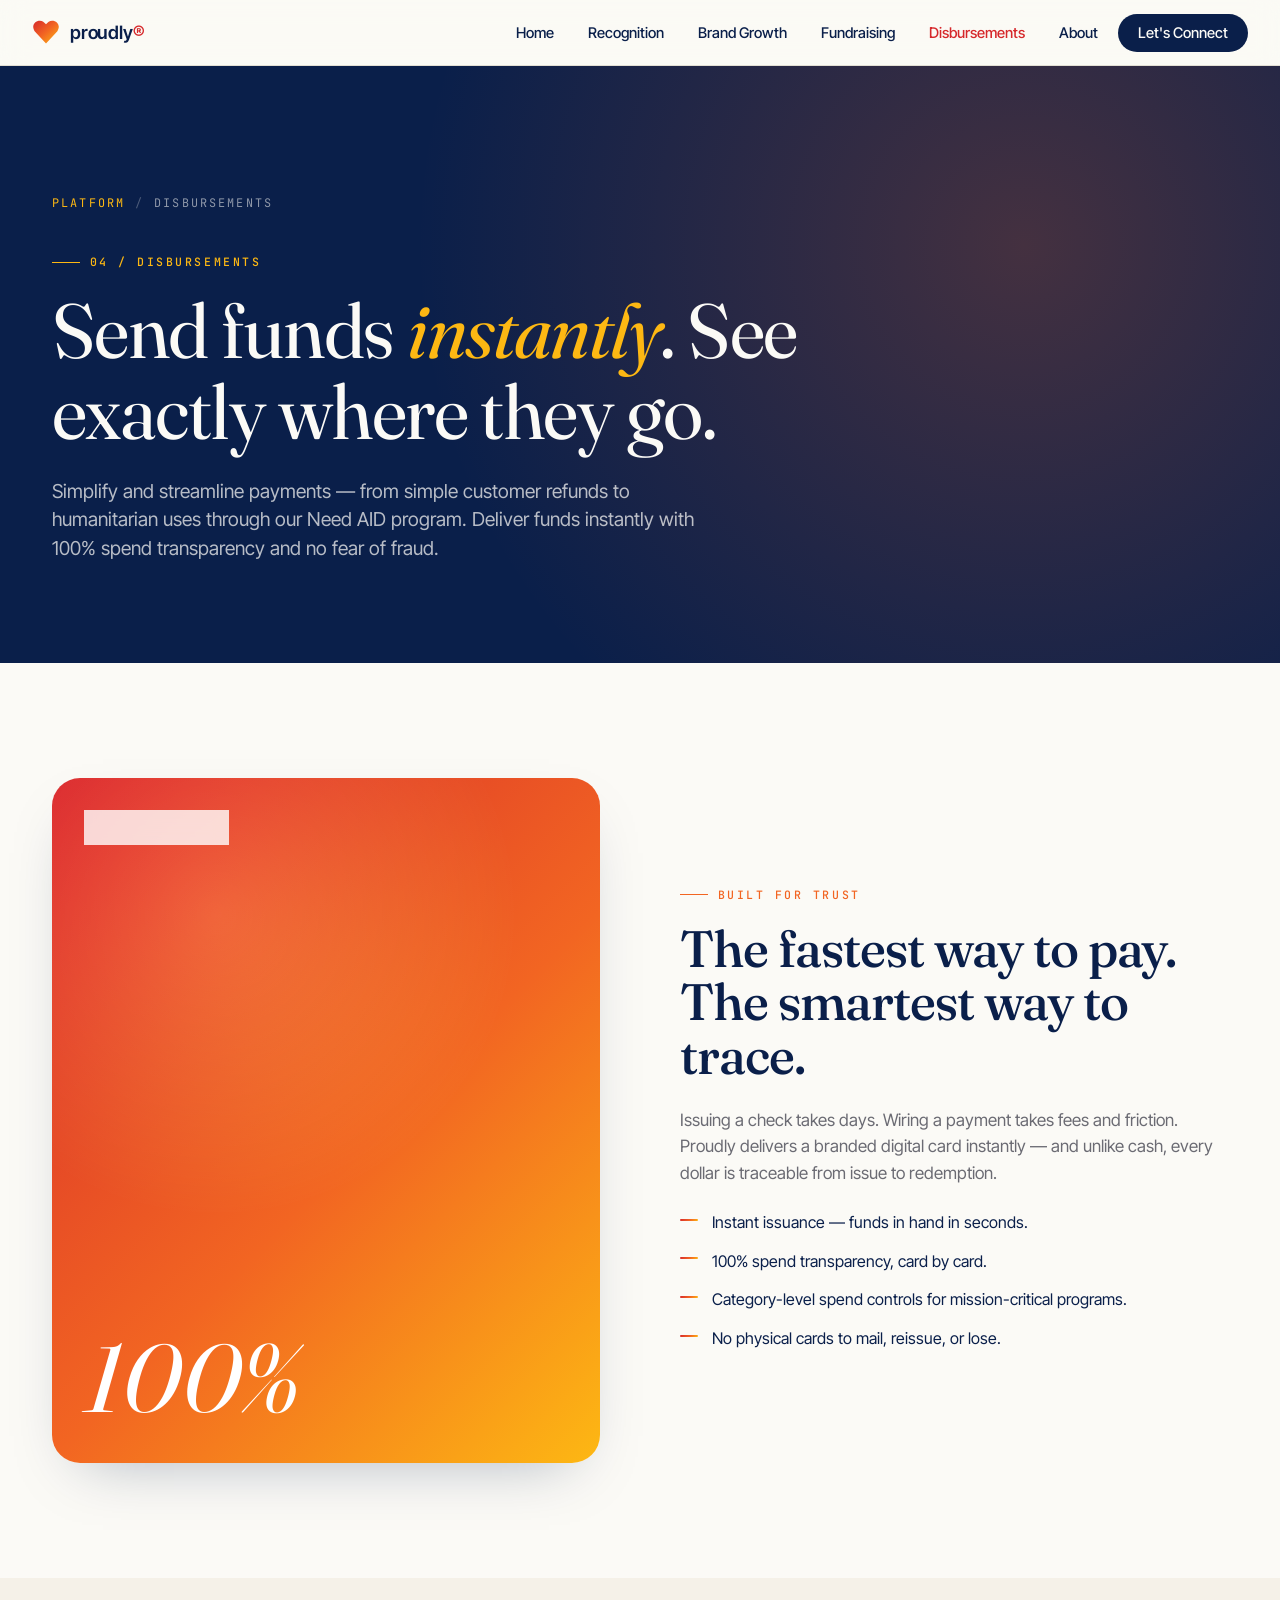
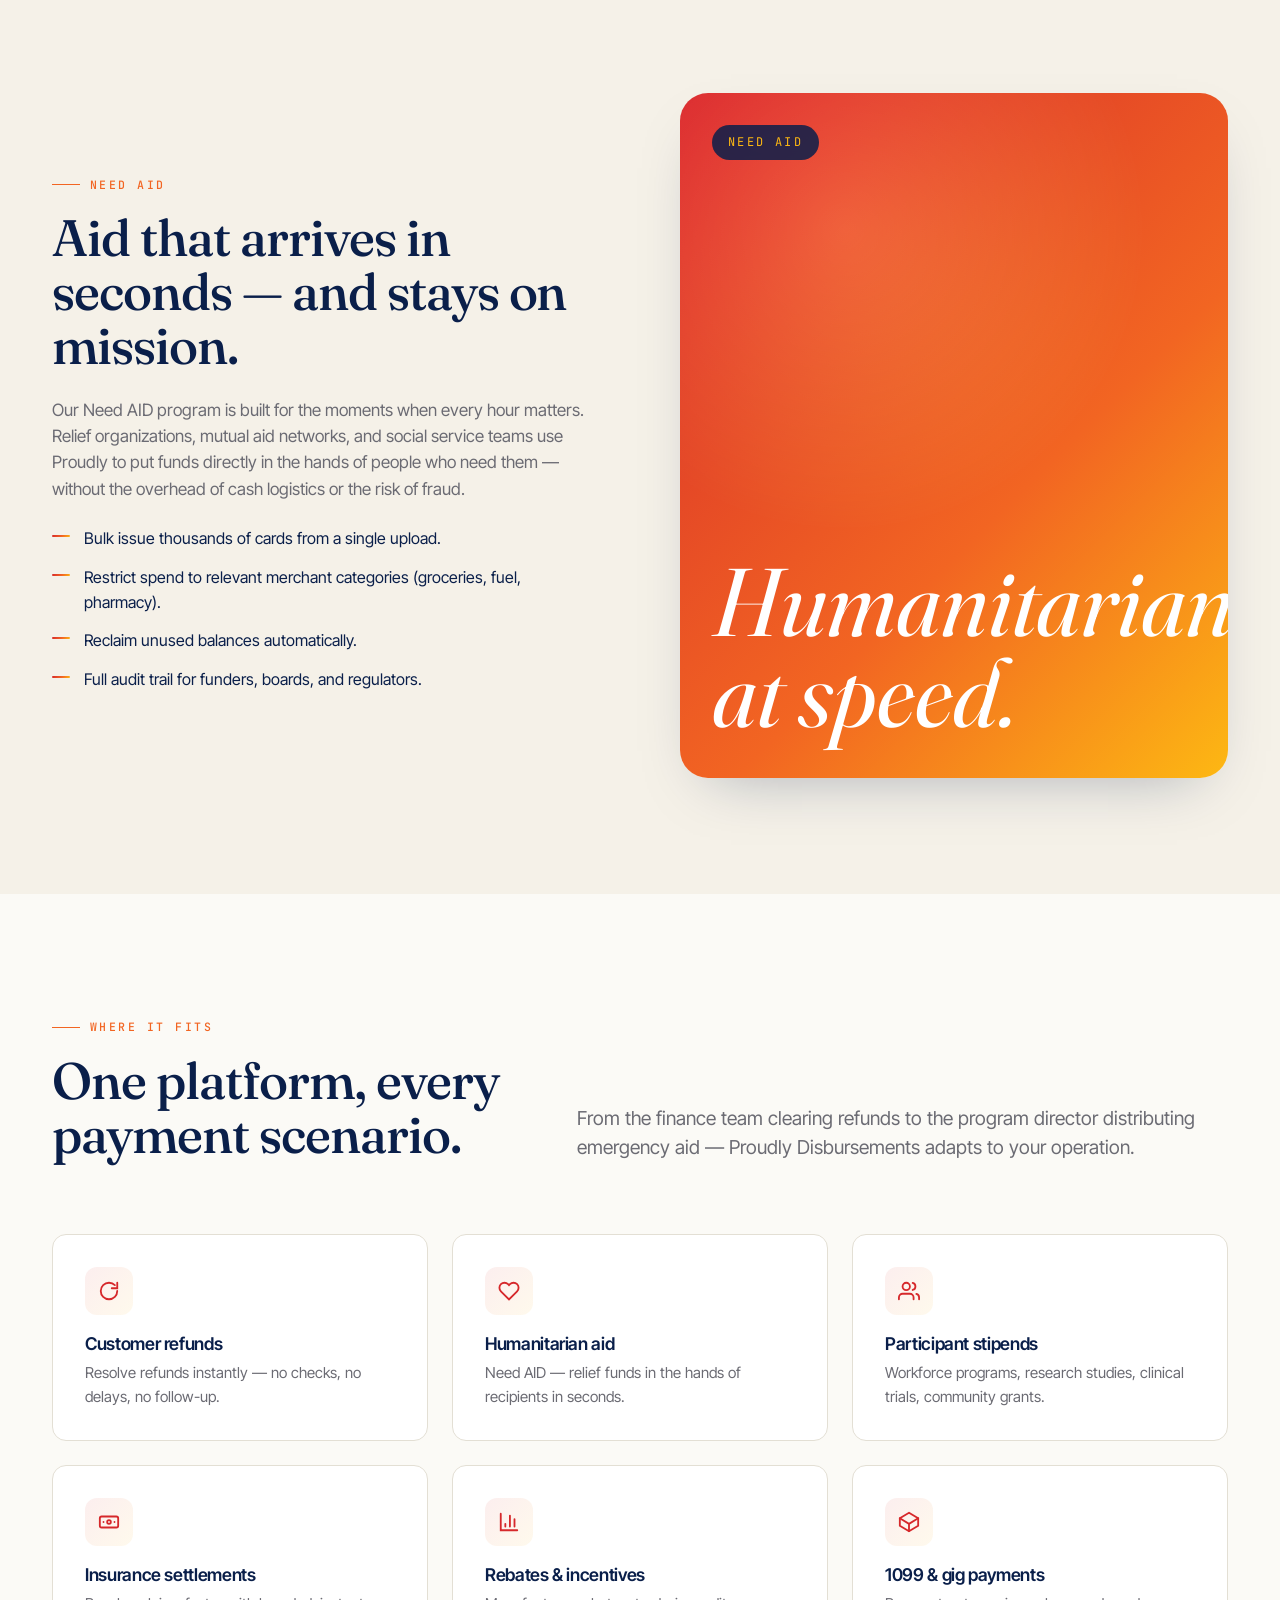
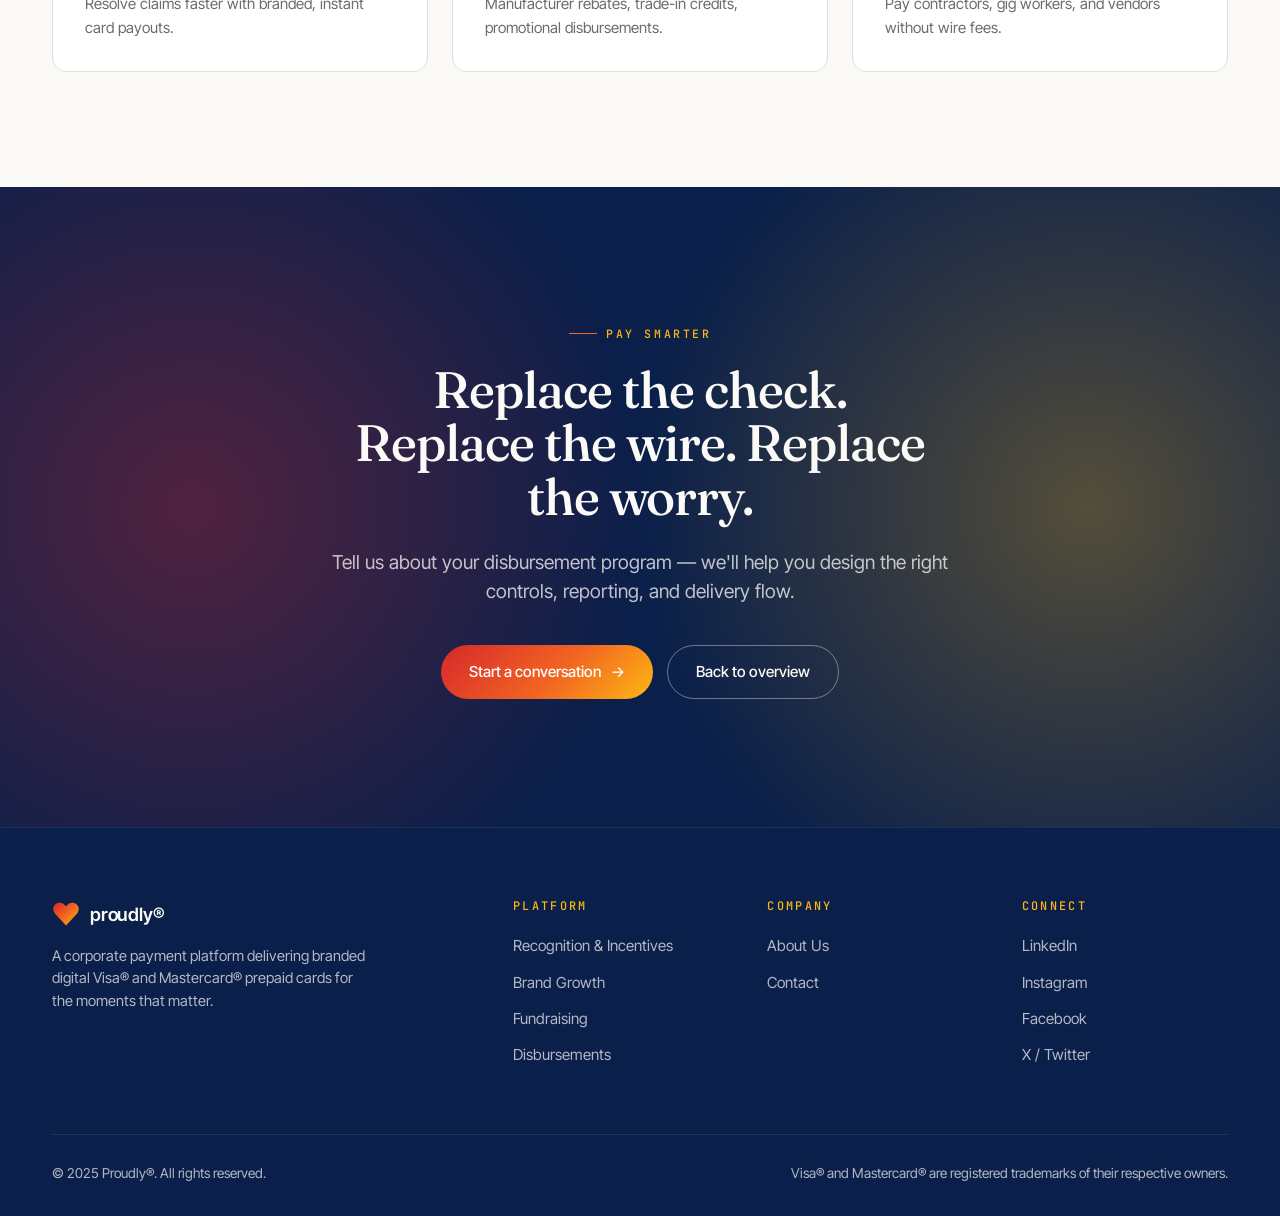
<file: files/disbursements.html>
<!DOCTYPE html>
<html lang="en">
<head>
  <meta charset="UTF-8" />
  <meta name="viewport" content="width=device-width, initial-scale=1" />
  <title>Disbursements — Proudly®</title>
  <meta name="description" content="Simplify and streamline payments — from customer refunds to humanitarian aid. Instant funds, 100% spend transparency, and no fear of fraud." />
  <link rel="preconnect" href="https://fonts.googleapis.com">
  <link rel="preconnect" href="https://fonts.gstatic.com" crossorigin>
  <link href="https://fonts.googleapis.com/css2?family=Fraunces:ital,opsz,wght@0,9..144,400;0,9..144,500;1,9..144,400&family=Inter+Tight:wght@400;500;600&family=JetBrains+Mono:wght@400;500&display=swap" rel="stylesheet">
  <link rel="stylesheet" href="styles.css" />
</head>
<body>

  <nav class="nav">
    <div class="nav-inner">
      <a href="index.html" class="brand">
        <svg class="brand-mark" viewBox="0 0 64 64" xmlns="http://www.w3.org/2000/svg" aria-hidden="true"><defs><linearGradient id="h1" x1="0" x2="1" y1="0" y2="1"><stop offset="0" stop-color="#d6282b"/><stop offset=".5" stop-color="#f26522"/><stop offset="1" stop-color="#fdb813"/></linearGradient></defs><path fill="url(#h1)" d="M32 58 L6 30 C-2 18 6 6 18 6 C24 6 28 10 32 14 C36 10 40 6 46 6 C58 6 66 18 58 30 Z"/></svg>
        <span>proudly<span style="color:var(--red)">®</span></span>
      </a>
      <button class="nav-toggle" aria-label="Menu"><span></span><span></span><span></span></button>
      <ul class="nav-links">
        <li><a href="index.html">Home</a></li>
        <li><a href="recognition.html">Recognition</a></li>
        <li><a href="brand-growth.html">Brand Growth</a></li>
        <li><a href="fundraising.html">Fundraising</a></li>
        <li><a href="disbursements.html" class="active">Disbursements</a></li>
        <li><a href="about.html">About</a></li>
        <li><a href="mailto:info@proudlygive.com" class="nav-cta">Let's Connect</a></li>
      </ul>
    </div>
  </nav>

  <header class="page-intro">
    <div class="container">
      <div class="breadcrumb"><a href="index.html">Platform</a><span>/</span>Disbursements</div>
      <span class="eyebrow">04 / Disbursements</span>
      <h1 style="margin-top: 20px;">Send funds <em style="font-style: italic; color: var(--gold);">instantly</em>. See exactly where they go.</h1>
      <p class="lead">
        Simplify and streamline payments — from simple customer refunds to humanitarian uses through our Need AID program. Deliver funds instantly with 100% spend transparency and no fear of fraud.
      </p>
    </div>
  </header>

  <!-- Feature 1 -->
  <section style="background: var(--paper);">
    <div class="container">
      <div class="feature">
        <div class="feature-visual">
          <span class="tag">Transparency</span>
          <div class="bignum">100%</div>
        </div>
        <div class="feature-body">
          <span class="eyebrow">Built for trust</span>
          <h2>The fastest way to pay. The smartest way to trace.</h2>
          <p>
            Issuing a check takes days. Wiring a payment takes fees and friction. Proudly delivers a branded digital card instantly — and unlike cash, every dollar is traceable from issue to redemption.
          </p>
          <ul class="bullets">
            <li>Instant issuance — funds in hand in seconds.</li>
            <li>100% spend transparency, card by card.</li>
            <li>Category-level spend controls for mission-critical programs.</li>
            <li>No physical cards to mail, reissue, or lose.</li>
          </ul>
        </div>
      </div>
    </div>
  </section>

  <!-- Need AID -->
  <section style="background: var(--cream);">
    <div class="container">
      <div class="feature reverse">
        <div class="feature-visual" style="background: linear-gradient(135deg, #d6282b 0%, #f26522 60%, #fdb813 100%);">
          <span class="tag" style="background: rgba(10,31,74,0.85); color: var(--gold);">Need AID</span>
          <div class="bignum" style="font-style: italic;">Humanitarian<br/>at speed.</div>
        </div>
        <div class="feature-body">
          <span class="eyebrow">Need AID</span>
          <h2>Aid that arrives in seconds — and stays on mission.</h2>
          <p>
            Our Need AID program is built for the moments when every hour matters. Relief organizations, mutual aid networks, and social service teams use Proudly to put funds directly in the hands of people who need them — without the overhead of cash logistics or the risk of fraud.
          </p>
          <ul class="bullets">
            <li>Bulk issue thousands of cards from a single upload.</li>
            <li>Restrict spend to relevant merchant categories (groceries, fuel, pharmacy).</li>
            <li>Reclaim unused balances automatically.</li>
            <li>Full audit trail for funders, boards, and regulators.</li>
          </ul>
        </div>
      </div>
    </div>
  </section>

  <!-- Use cases -->
  <section style="background: var(--paper);">
    <div class="container">
      <div class="section-head">
        <div>
          <span class="eyebrow">Where it fits</span>
          <h2 style="margin-top: 18px;">One platform, every payment scenario.</h2>
        </div>
        <p class="lead">From the finance team clearing refunds to the program director distributing emergency aid — Proudly Disbursements adapts to your operation.</p>
      </div>

      <div class="usecases">
        <div class="usecase">
          <div class="icon"><svg width="22" height="22" viewBox="0 0 24 24" fill="none" stroke="#d6282b" stroke-width="2" stroke-linecap="round"><path d="M21 12a9 9 0 11-9-9c2.5 0 4.8 1 6.4 2.6M21 3v6h-6"/></svg></div>
          <h4>Customer refunds</h4>
          <p>Resolve refunds instantly — no checks, no delays, no follow-up.</p>
        </div>
        <div class="usecase">
          <div class="icon"><svg width="22" height="22" viewBox="0 0 24 24" fill="none" stroke="#d6282b" stroke-width="2" stroke-linecap="round"><path d="M20.84 4.61a5.5 5.5 0 00-7.78 0L12 5.67l-1.06-1.06a5.5 5.5 0 00-7.78 7.78L12 21.23l8.84-8.84a5.5 5.5 0 000-7.78z"/></svg></div>
          <h4>Humanitarian aid</h4>
          <p>Need AID — relief funds in the hands of recipients in seconds.</p>
        </div>
        <div class="usecase">
          <div class="icon"><svg width="22" height="22" viewBox="0 0 24 24" fill="none" stroke="#d6282b" stroke-width="2" stroke-linecap="round"><path d="M17 21v-2a4 4 0 00-4-4H5a4 4 0 00-4 4v2M9 11a4 4 0 100-8 4 4 0 000 8zM23 21v-2a4 4 0 00-3-3.87M16 3.13a4 4 0 010 7.75"/></svg></div>
          <h4>Participant stipends</h4>
          <p>Workforce programs, research studies, clinical trials, community grants.</p>
        </div>
        <div class="usecase">
          <div class="icon"><svg width="22" height="22" viewBox="0 0 24 24" fill="none" stroke="#d6282b" stroke-width="2" stroke-linecap="round"><rect x="2" y="6" width="20" height="12" rx="2"/><circle cx="12" cy="12" r="2"/><path d="M6 12h.01M18 12h.01"/></svg></div>
          <h4>Insurance settlements</h4>
          <p>Resolve claims faster with branded, instant card payouts.</p>
        </div>
        <div class="usecase">
          <div class="icon"><svg width="22" height="22" viewBox="0 0 24 24" fill="none" stroke="#d6282b" stroke-width="2" stroke-linecap="round"><path d="M3 3v18h18M18 17V9M13 17V5M8 17v-3"/></svg></div>
          <h4>Rebates &amp; incentives</h4>
          <p>Manufacturer rebates, trade-in credits, promotional disbursements.</p>
        </div>
        <div class="usecase">
          <div class="icon"><svg width="22" height="22" viewBox="0 0 24 24" fill="none" stroke="#d6282b" stroke-width="2" stroke-linecap="round"><path d="M12 2l10 6v8l-10 6L2 16V8z"/><path d="M2 8l10 6 10-6M12 14v8"/></svg></div>
          <h4>1099 &amp; gig payments</h4>
          <p>Pay contractors, gig workers, and vendors without wire fees.</p>
        </div>
      </div>
    </div>
  </section>

  <section class="cta-strip">
    <div class="container">
      <span class="eyebrow" style="color: var(--gold);">Pay smarter</span>
      <h2 style="margin-top: 20px;">Replace the check. Replace the wire. Replace the worry.</h2>
      <p class="lead">Tell us about your disbursement program — we'll help you design the right controls, reporting, and delivery flow.</p>
      <div style="display: flex; gap: 14px; justify-content: center; flex-wrap: wrap;">
        <a href="mailto:info@proudlygive.com" class="btn btn-warm">Start a conversation <span class="arrow">→</span></a>
        <a href="index.html" class="btn btn-ghost" style="border-color: rgba(251,250,246,0.4); color: var(--paper);">Back to overview</a>
      </div>
    </div>
  </section>

  <footer class="footer">
    <div class="container">
      <div class="footer-grid">
        <div class="footer-brand">
          <div class="brand" style="color: var(--paper);">
            <svg class="brand-mark" viewBox="0 0 64 64" xmlns="http://www.w3.org/2000/svg" aria-hidden="true"><defs><linearGradient id="hf1" x1="0" x2="1" y1="0" y2="1"><stop offset="0" stop-color="#d6282b"/><stop offset=".5" stop-color="#f26522"/><stop offset="1" stop-color="#fdb813"/></linearGradient></defs><path fill="url(#hf1)" d="M32 58 L6 30 C-2 18 6 6 18 6 C24 6 28 10 32 14 C36 10 40 6 46 6 C58 6 66 18 58 30 Z"/></svg>
            <span>proudly®</span>
          </div>
          <p>A corporate payment platform delivering branded digital Visa® and Mastercard® prepaid cards for the moments that matter.</p>
        </div>
        <div class="footer-col"><h4>Platform</h4><ul><li><a href="recognition.html">Recognition &amp; Incentives</a></li><li><a href="brand-growth.html">Brand Growth</a></li><li><a href="fundraising.html">Fundraising</a></li><li><a href="disbursements.html">Disbursements</a></li></ul></div>
        <div class="footer-col"><h4>Company</h4><ul><li><a href="about.html">About Us</a></li><li><a href="mailto:info@proudlygive.com">Contact</a></li></ul></div>
        <div class="footer-col"><h4>Connect</h4><ul><li><a href="#">LinkedIn</a></li><li><a href="#">Instagram</a></li><li><a href="#">Facebook</a></li><li><a href="#">X / Twitter</a></li></ul></div>
      </div>
      <div class="footer-bottom">
        <div>© 2025 Proudly®. All rights reserved.</div>
        <div>Visa® and Mastercard® are registered trademarks of their respective owners.</div>
      </div>
    </div>
  </footer>

  <script src="script.js"></script>
</body>
</html>
</file>
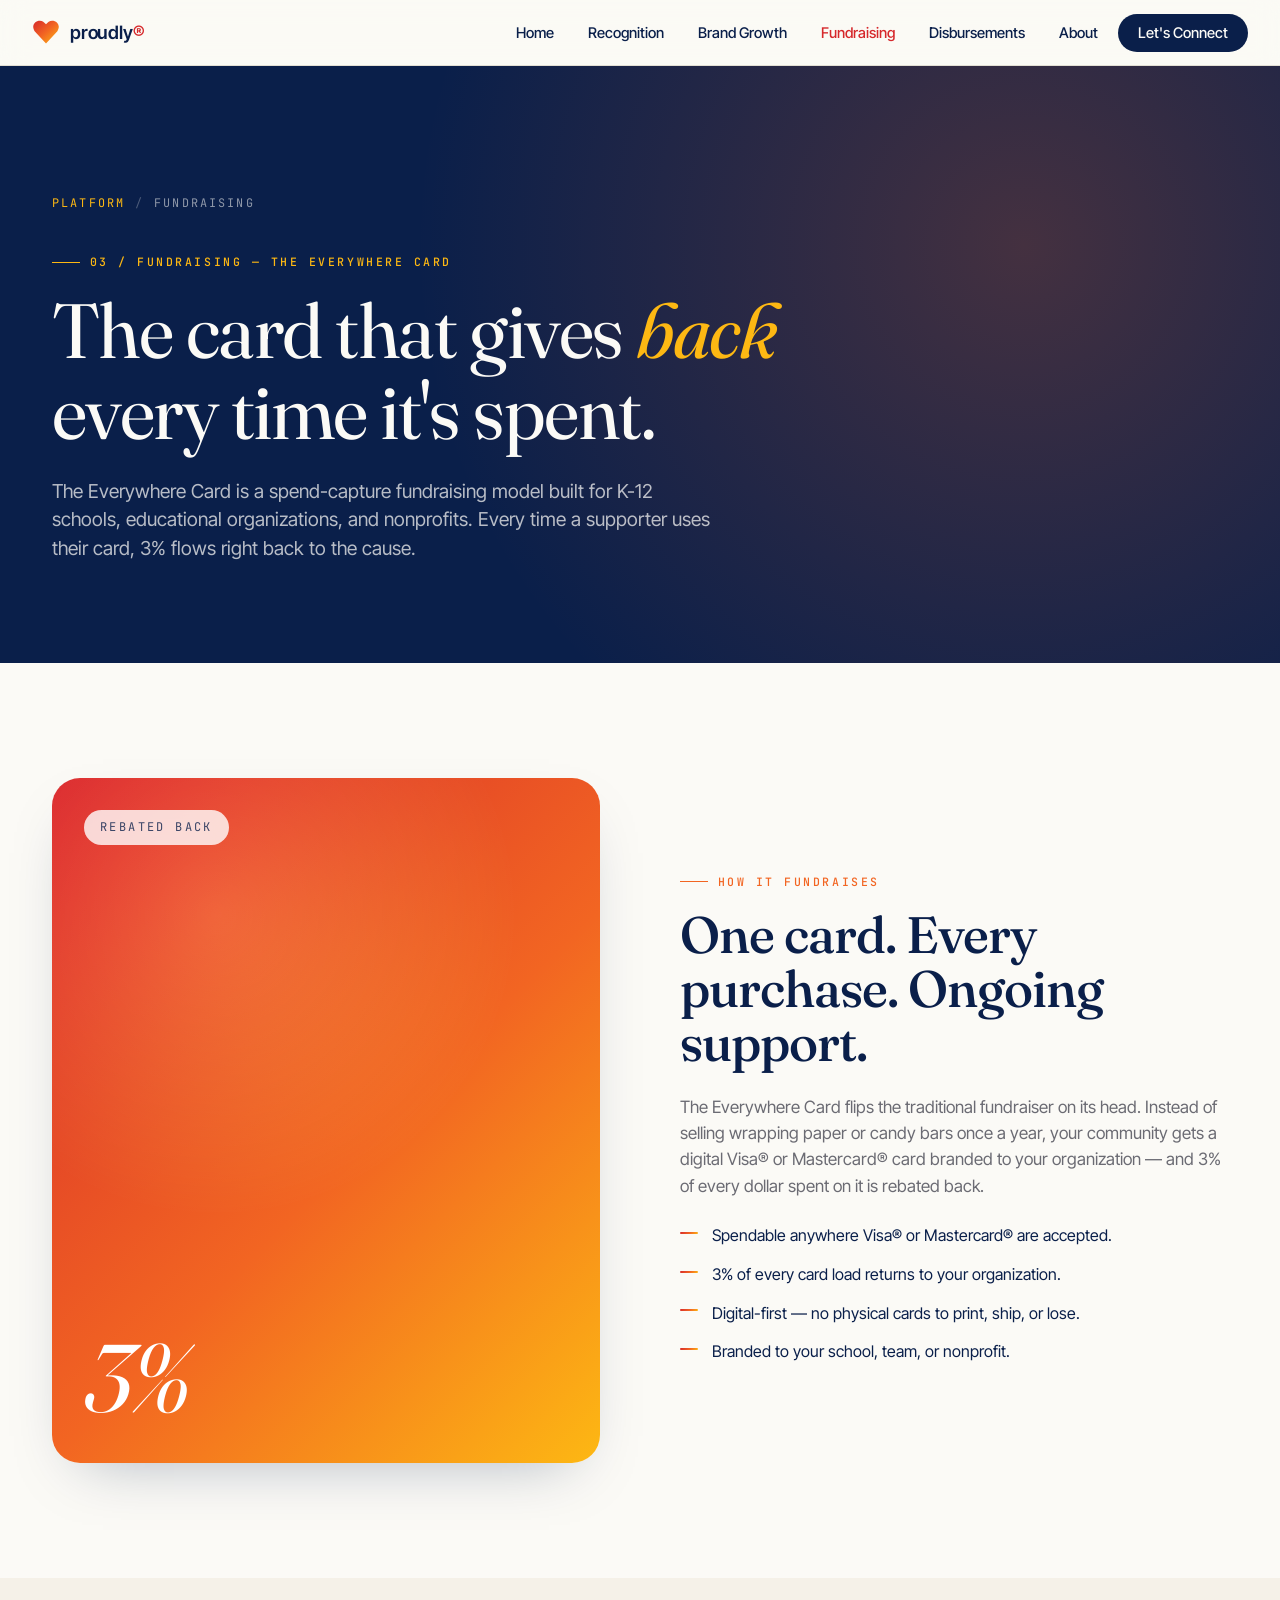
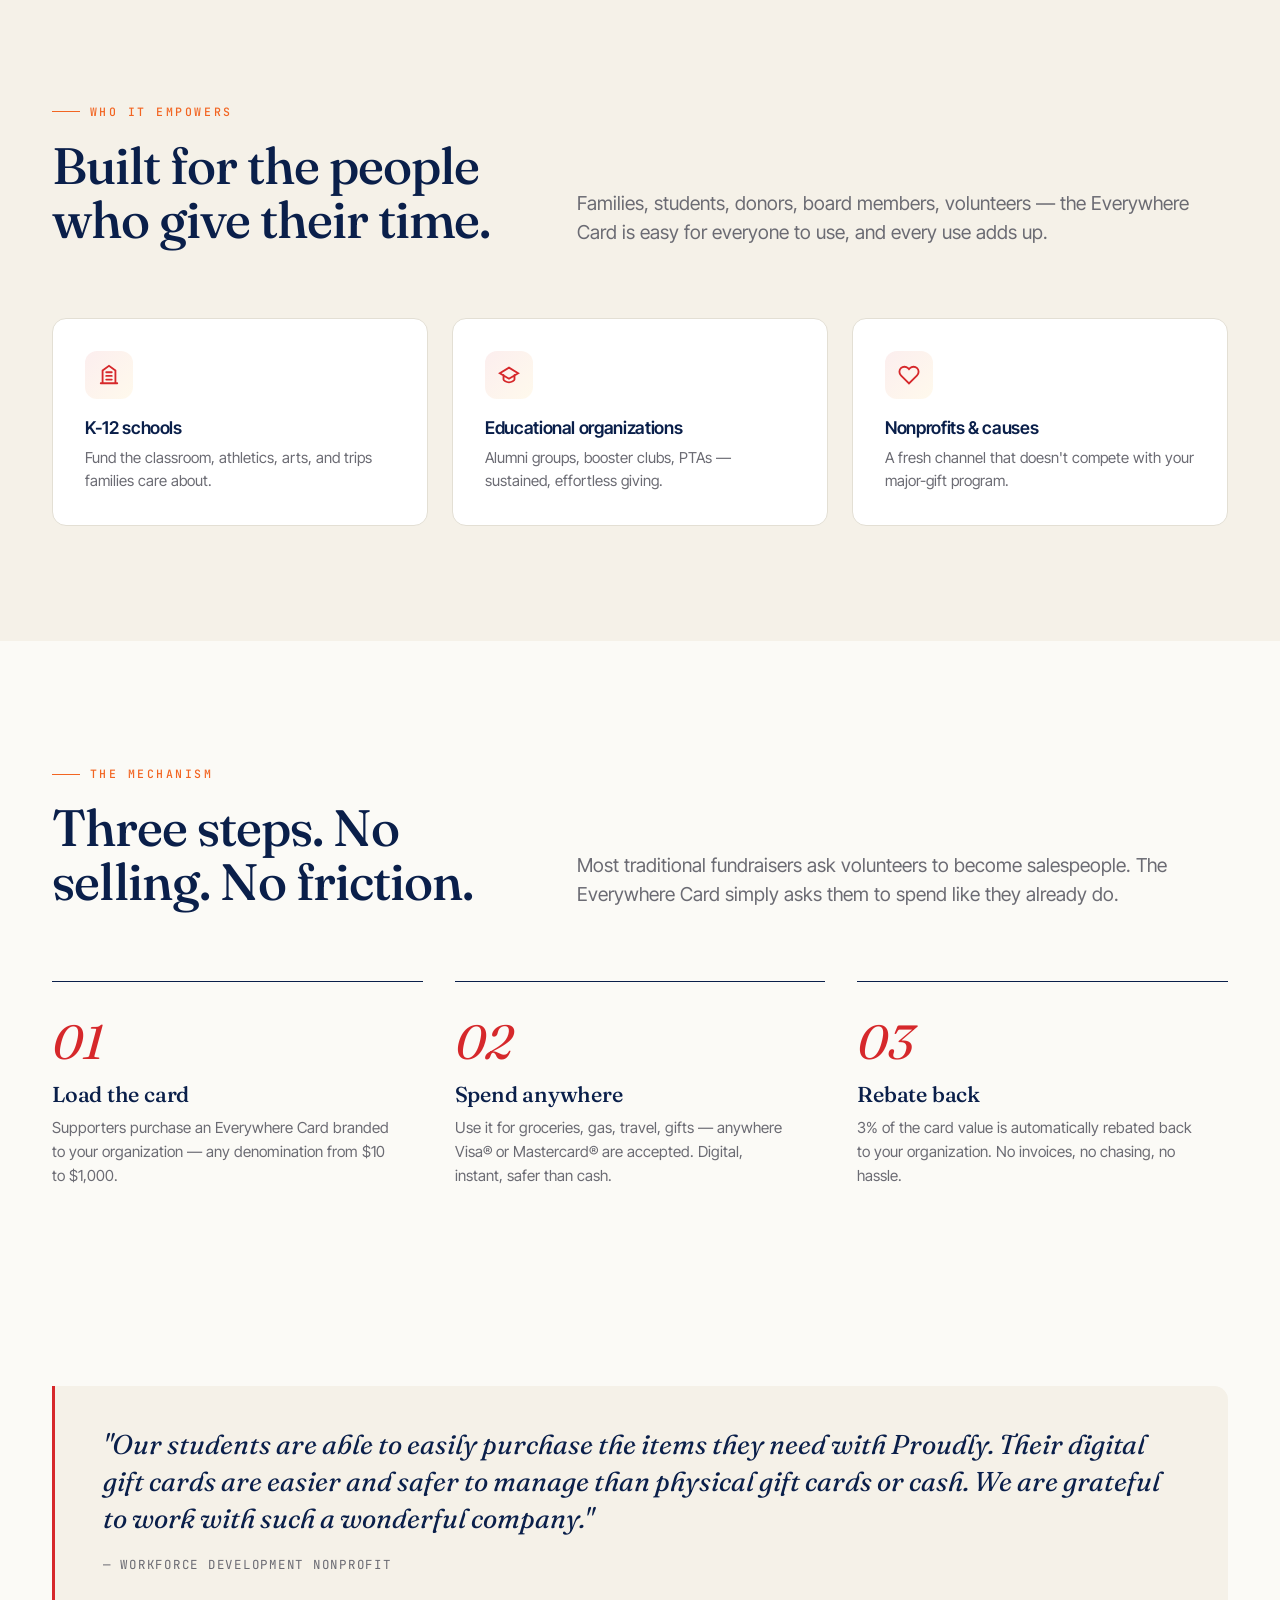
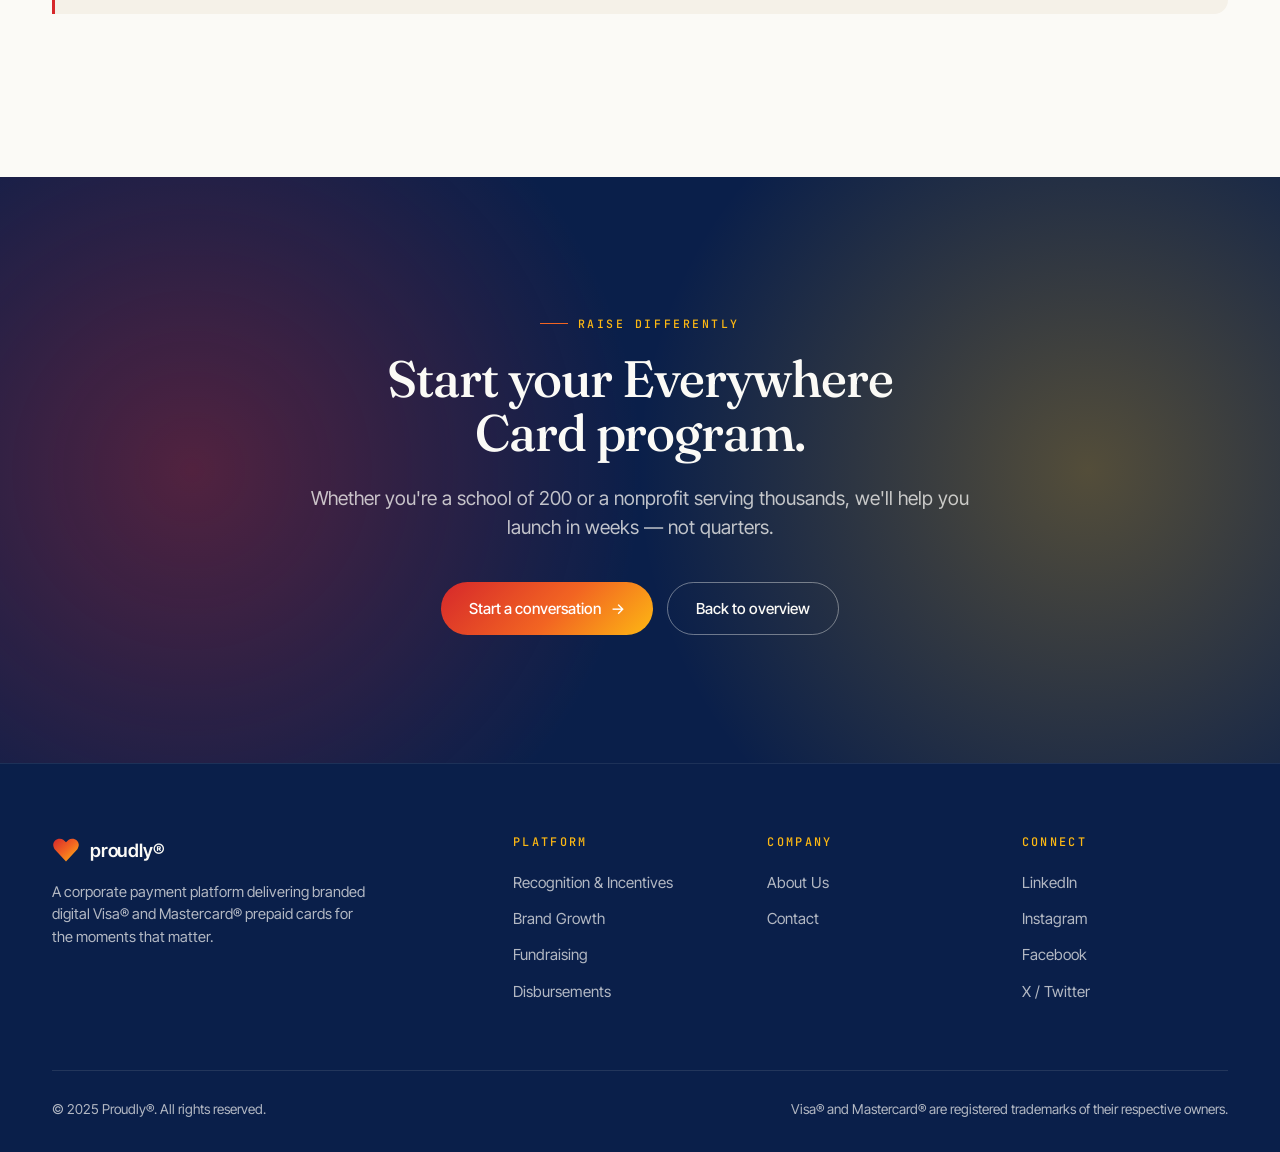
<file: files/fundraising.html>
<!DOCTYPE html>
<html lang="en">
<head>
  <meta charset="UTF-8" />
  <meta name="viewport" content="width=device-width, initial-scale=1" />
  <title>Fundraising — The Everywhere Card — Proudly®</title>
  <meta name="description" content="The Everywhere Card: a spend-capture fundraising model empowering K-12 schools, educational organizations, and nonprofits. 3% rebated back on every card." />
  <link rel="preconnect" href="https://fonts.googleapis.com">
  <link rel="preconnect" href="https://fonts.gstatic.com" crossorigin>
  <link href="https://fonts.googleapis.com/css2?family=Fraunces:ital,opsz,wght@0,9..144,400;0,9..144,500;1,9..144,400&family=Inter+Tight:wght@400;500;600&family=JetBrains+Mono:wght@400;500&display=swap" rel="stylesheet">
  <link rel="stylesheet" href="styles.css" />
</head>
<body>

  <nav class="nav">
    <div class="nav-inner">
      <a href="index.html" class="brand">
        <svg class="brand-mark" viewBox="0 0 64 64" xmlns="http://www.w3.org/2000/svg" aria-hidden="true"><defs><linearGradient id="h1" x1="0" x2="1" y1="0" y2="1"><stop offset="0" stop-color="#d6282b"/><stop offset=".5" stop-color="#f26522"/><stop offset="1" stop-color="#fdb813"/></linearGradient></defs><path fill="url(#h1)" d="M32 58 L6 30 C-2 18 6 6 18 6 C24 6 28 10 32 14 C36 10 40 6 46 6 C58 6 66 18 58 30 Z"/></svg>
        <span>proudly<span style="color:var(--red)">®</span></span>
      </a>
      <button class="nav-toggle" aria-label="Menu"><span></span><span></span><span></span></button>
      <ul class="nav-links">
        <li><a href="index.html">Home</a></li>
        <li><a href="recognition.html">Recognition</a></li>
        <li><a href="brand-growth.html">Brand Growth</a></li>
        <li><a href="fundraising.html" class="active">Fundraising</a></li>
        <li><a href="disbursements.html">Disbursements</a></li>
        <li><a href="about.html">About</a></li>
        <li><a href="mailto:info@proudlygive.com" class="nav-cta">Let's Connect</a></li>
      </ul>
    </div>
  </nav>

  <header class="page-intro">
    <div class="container">
      <div class="breadcrumb"><a href="index.html">Platform</a><span>/</span>Fundraising</div>
      <span class="eyebrow">03 / Fundraising — The Everywhere Card</span>
      <h1 style="margin-top: 20px;">The card that gives <em style="font-style: italic; color: var(--gold);">back</em> every time it's spent.</h1>
      <p class="lead">
        The Everywhere Card is a spend-capture fundraising model built for K-12 schools, educational organizations, and nonprofits. Every time a supporter uses their card, 3% flows right back to the cause.
      </p>
    </div>
  </header>

  <!-- Hero feature -->
  <section style="background: var(--paper);">
    <div class="container">
      <div class="feature">
        <div class="feature-visual">
          <span class="tag">Rebated back</span>
          <div class="bignum">3%</div>
        </div>
        <div class="feature-body">
          <span class="eyebrow">How it fundraises</span>
          <h2>One card. Every purchase. Ongoing support.</h2>
          <p>
            The Everywhere Card flips the traditional fundraiser on its head. Instead of selling wrapping paper or candy bars once a year, your community gets a digital Visa® or Mastercard® card branded to your organization — and 3% of every dollar spent on it is rebated back.
          </p>
          <ul class="bullets">
            <li>Spendable anywhere Visa® or Mastercard® are accepted.</li>
            <li>3% of every card load returns to your organization.</li>
            <li>Digital-first — no physical cards to print, ship, or lose.</li>
            <li>Branded to your school, team, or nonprofit.</li>
          </ul>
        </div>
      </div>
    </div>
  </section>

  <!-- Who it's for -->
  <section style="background: var(--cream);">
    <div class="container">
      <div class="section-head">
        <div>
          <span class="eyebrow">Who it empowers</span>
          <h2 style="margin-top: 18px;">Built for the people who give their time.</h2>
        </div>
        <p class="lead">Families, students, donors, board members, volunteers — the Everywhere Card is easy for everyone to use, and every use adds up.</p>
      </div>

      <div class="usecases">
        <div class="usecase">
          <div class="icon"><svg width="22" height="22" viewBox="0 0 24 24" fill="none" stroke="#d6282b" stroke-width="2" stroke-linecap="round"><path d="M3 21h18M5 21V7l7-5 7 5v14M9 9h6M9 13h6M9 17h6"/></svg></div>
          <h4>K-12 schools</h4>
          <p>Fund the classroom, athletics, arts, and trips families care about.</p>
        </div>
        <div class="usecase">
          <div class="icon"><svg width="22" height="22" viewBox="0 0 24 24" fill="none" stroke="#d6282b" stroke-width="2" stroke-linecap="round"><path d="M22 10L12 4 2 10l10 6 10-6zM6 12v5c0 1 3 3 6 3s6-2 6-3v-5"/></svg></div>
          <h4>Educational organizations</h4>
          <p>Alumni groups, booster clubs, PTAs — sustained, effortless giving.</p>
        </div>
        <div class="usecase">
          <div class="icon"><svg width="22" height="22" viewBox="0 0 24 24" fill="none" stroke="#d6282b" stroke-width="2" stroke-linecap="round"><path d="M20.84 4.61a5.5 5.5 0 00-7.78 0L12 5.67l-1.06-1.06a5.5 5.5 0 00-7.78 7.78l1.06 1.06L12 21.23l7.78-7.78 1.06-1.06a5.5 5.5 0 000-7.78z"/></svg></div>
          <h4>Nonprofits &amp; causes</h4>
          <p>A fresh channel that doesn't compete with your major-gift program.</p>
        </div>
      </div>
    </div>
  </section>

  <!-- Mechanism -->
  <section style="background: var(--paper);">
    <div class="container">
      <div class="section-head">
        <div>
          <span class="eyebrow">The mechanism</span>
          <h2 style="margin-top: 18px;">Three steps. No selling. No friction.</h2>
        </div>
        <p class="lead">Most traditional fundraisers ask volunteers to become salespeople. The Everywhere Card simply asks them to spend like they already do.</p>
      </div>

      <div class="steps">
        <div class="step">
          <div class="step-num">01</div>
          <h3>Load the card</h3>
          <p>Supporters purchase an Everywhere Card branded to your organization — any denomination from $10 to $1,000.</p>
        </div>
        <div class="step">
          <div class="step-num">02</div>
          <h3>Spend anywhere</h3>
          <p>Use it for groceries, gas, travel, gifts — anywhere Visa® or Mastercard® are accepted. Digital, instant, safer than cash.</p>
        </div>
        <div class="step">
          <div class="step-num">03</div>
          <h3>Rebate back</h3>
          <p>3% of the card value is automatically rebated back to your organization. No invoices, no chasing, no hassle.</p>
        </div>
      </div>
    </div>
  </section>

  <!-- Quote -->
  <section style="background: var(--paper); padding-top: 0;">
    <div class="container">
      <div class="quote-block">
        <blockquote>
          "Our students are able to easily purchase the items they need with Proudly. Their digital gift cards are easier and safer to manage than physical gift cards or cash. We are grateful to work with such a wonderful company."
        </blockquote>
        <cite>— Workforce Development Nonprofit</cite>
      </div>
    </div>
  </section>

  <section class="cta-strip">
    <div class="container">
      <span class="eyebrow" style="color: var(--gold);">Raise differently</span>
      <h2 style="margin-top: 20px;">Start your Everywhere Card program.</h2>
      <p class="lead">Whether you're a school of 200 or a nonprofit serving thousands, we'll help you launch in weeks — not quarters.</p>
      <div style="display: flex; gap: 14px; justify-content: center; flex-wrap: wrap;">
        <a href="mailto:info@proudlygive.com" class="btn btn-warm">Start a conversation <span class="arrow">→</span></a>
        <a href="index.html" class="btn btn-ghost" style="border-color: rgba(251,250,246,0.4); color: var(--paper);">Back to overview</a>
      </div>
    </div>
  </section>

  <footer class="footer">
    <div class="container">
      <div class="footer-grid">
        <div class="footer-brand">
          <div class="brand" style="color: var(--paper);">
            <svg class="brand-mark" viewBox="0 0 64 64" xmlns="http://www.w3.org/2000/svg" aria-hidden="true"><defs><linearGradient id="hf1" x1="0" x2="1" y1="0" y2="1"><stop offset="0" stop-color="#d6282b"/><stop offset=".5" stop-color="#f26522"/><stop offset="1" stop-color="#fdb813"/></linearGradient></defs><path fill="url(#hf1)" d="M32 58 L6 30 C-2 18 6 6 18 6 C24 6 28 10 32 14 C36 10 40 6 46 6 C58 6 66 18 58 30 Z"/></svg>
            <span>proudly®</span>
          </div>
          <p>A corporate payment platform delivering branded digital Visa® and Mastercard® prepaid cards for the moments that matter.</p>
        </div>
        <div class="footer-col"><h4>Platform</h4><ul><li><a href="recognition.html">Recognition &amp; Incentives</a></li><li><a href="brand-growth.html">Brand Growth</a></li><li><a href="fundraising.html">Fundraising</a></li><li><a href="disbursements.html">Disbursements</a></li></ul></div>
        <div class="footer-col"><h4>Company</h4><ul><li><a href="about.html">About Us</a></li><li><a href="mailto:info@proudlygive.com">Contact</a></li></ul></div>
        <div class="footer-col"><h4>Connect</h4><ul><li><a href="#">LinkedIn</a></li><li><a href="#">Instagram</a></li><li><a href="#">Facebook</a></li><li><a href="#">X / Twitter</a></li></ul></div>
      </div>
      <div class="footer-bottom">
        <div>© 2025 Proudly®. All rights reserved.</div>
        <div>Visa® and Mastercard® are registered trademarks of their respective owners.</div>
      </div>
    </div>
  </footer>

  <script src="script.js"></script>
</body>
</html>
</file>
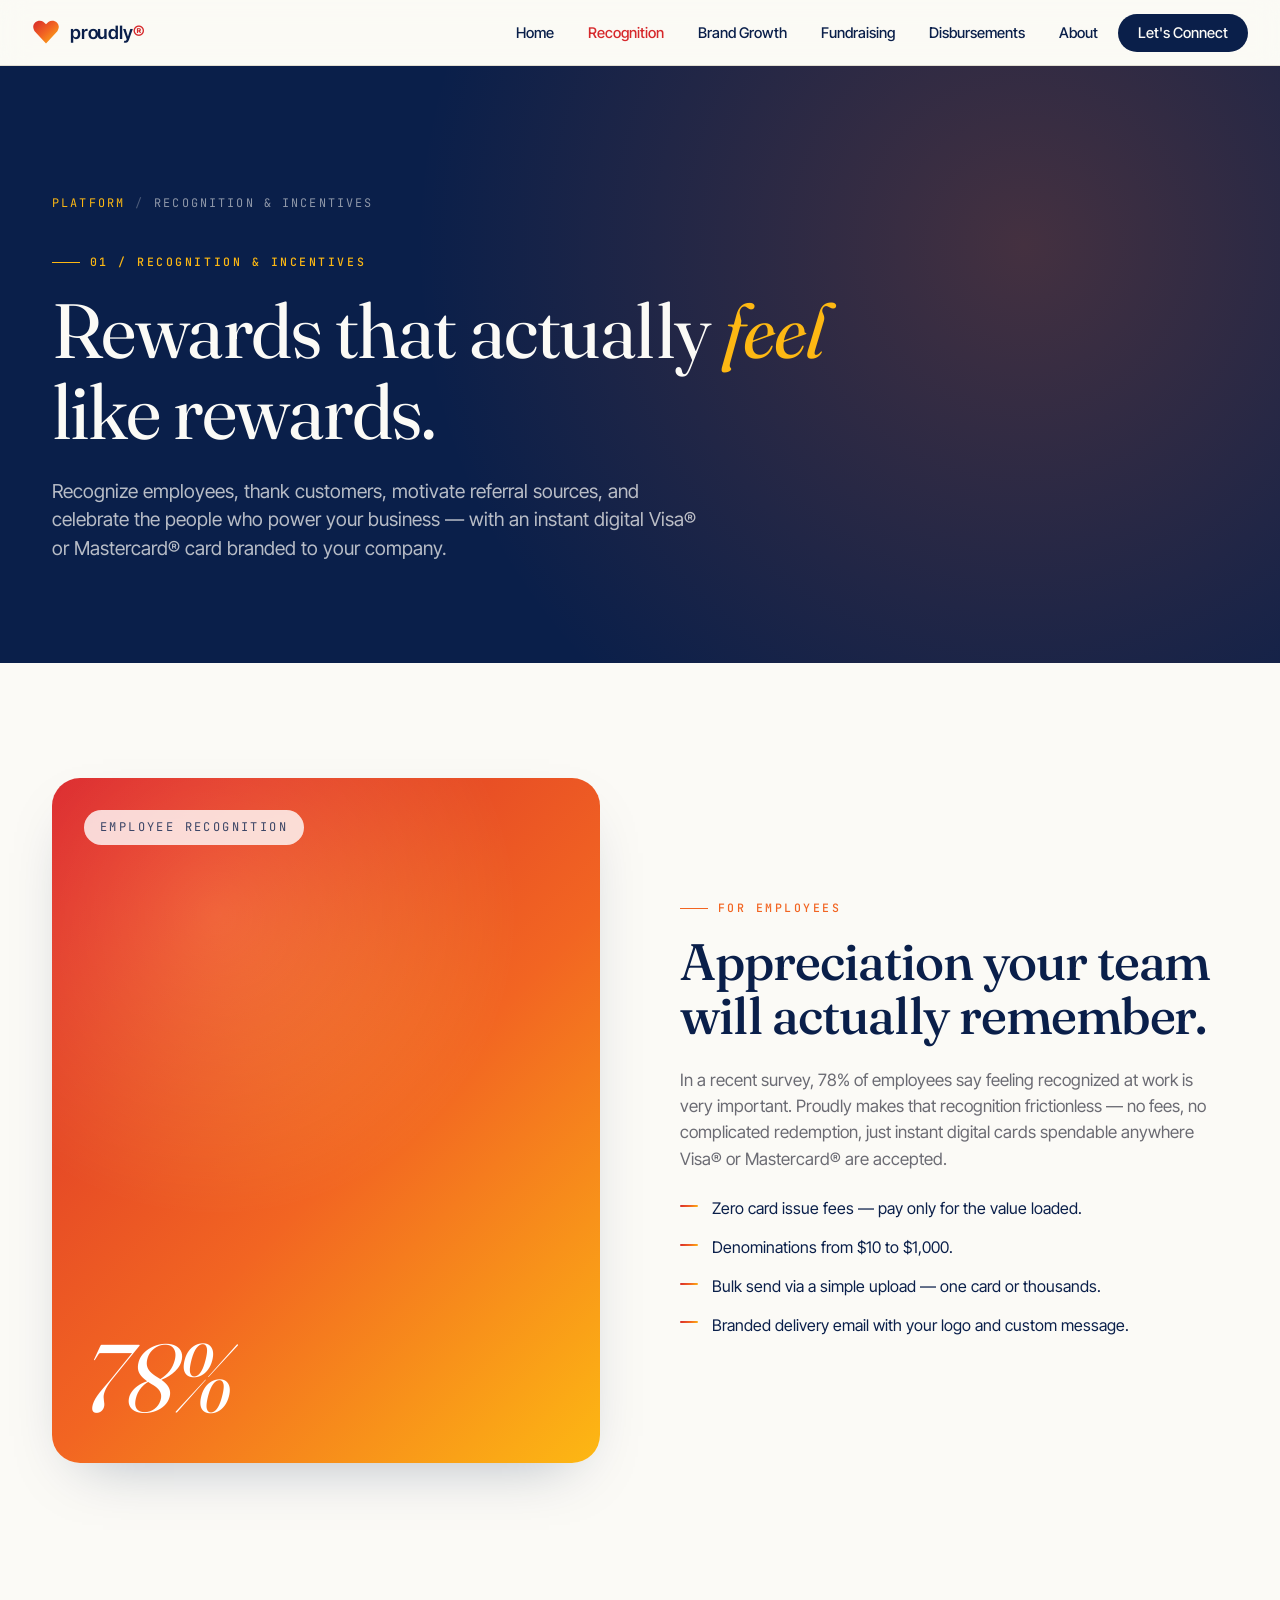
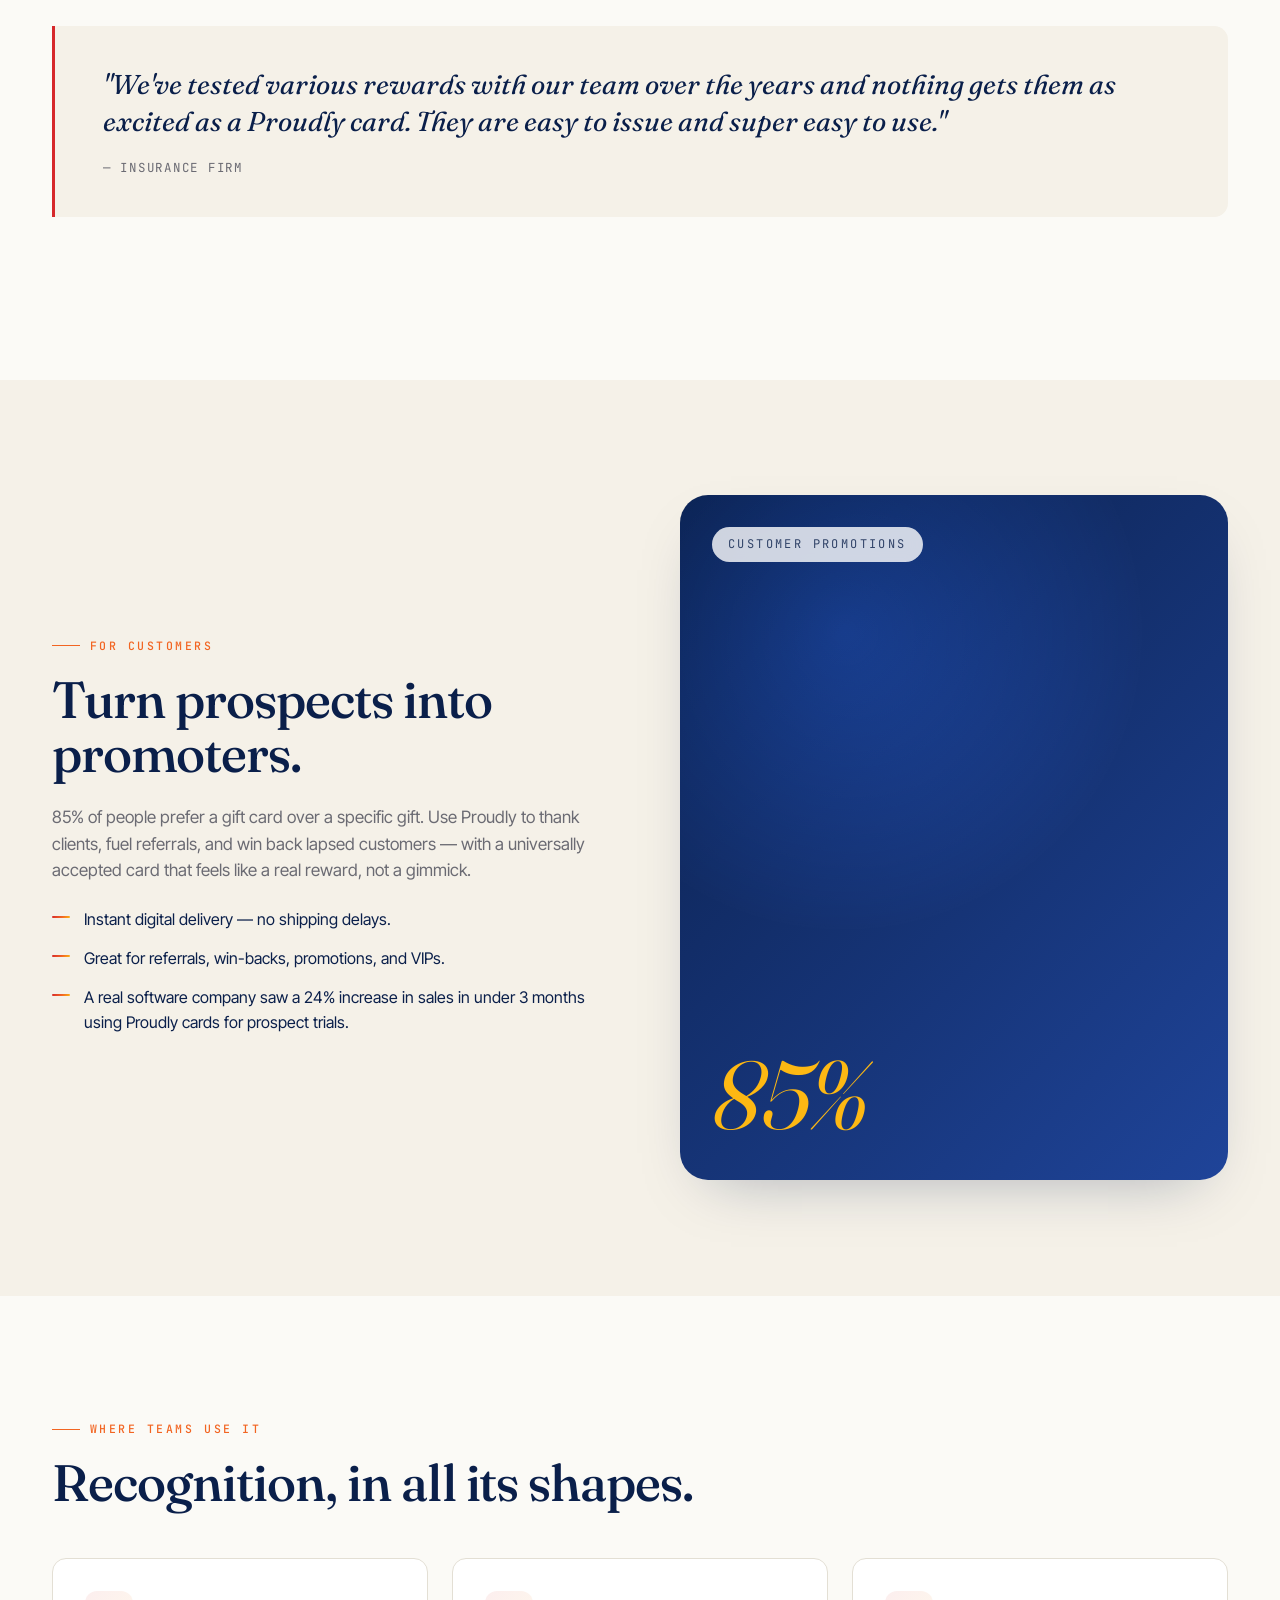
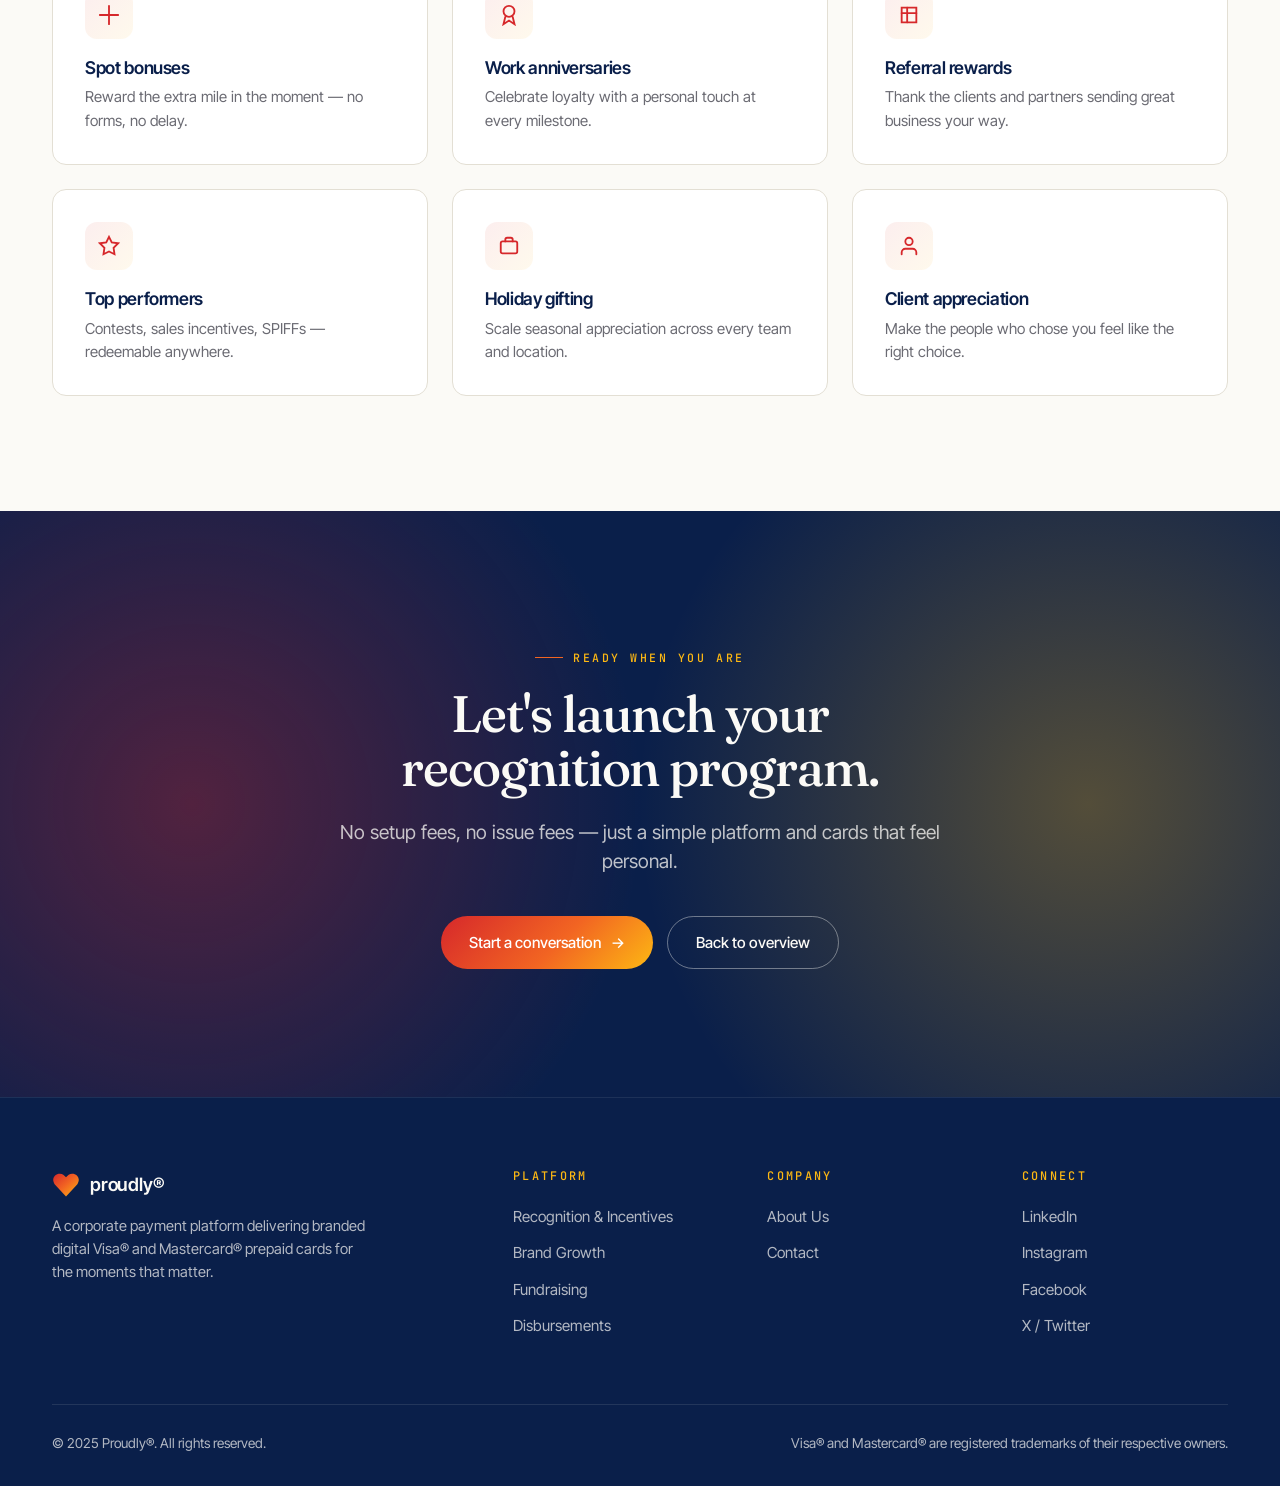
<file: files/recognition.html>
<!DOCTYPE html>
<html lang="en">
<head>
  <meta charset="UTF-8" />
  <meta name="viewport" content="width=device-width, initial-scale=1" />
  <title>Recognition &amp; Incentives — Proudly®</title>
  <meta name="description" content="Proudly Recognition & Incentives — inspire and reward positive behaviors across employees, customers, and referral sources." />
  <link rel="preconnect" href="https://fonts.googleapis.com">
  <link rel="preconnect" href="https://fonts.gstatic.com" crossorigin>
  <link href="https://fonts.googleapis.com/css2?family=Fraunces:ital,opsz,wght@0,9..144,400;0,9..144,500;1,9..144,400&family=Inter+Tight:wght@400;500;600&family=JetBrains+Mono:wght@400;500&display=swap" rel="stylesheet">
  <link rel="stylesheet" href="styles.css" />
</head>
<body>

  <nav class="nav">
    <div class="nav-inner">
      <a href="index.html" class="brand">
        <svg class="brand-mark" viewBox="0 0 64 64" xmlns="http://www.w3.org/2000/svg" aria-hidden="true"><defs><linearGradient id="h1" x1="0" x2="1" y1="0" y2="1"><stop offset="0" stop-color="#d6282b"/><stop offset=".5" stop-color="#f26522"/><stop offset="1" stop-color="#fdb813"/></linearGradient></defs><path fill="url(#h1)" d="M32 58 L6 30 C-2 18 6 6 18 6 C24 6 28 10 32 14 C36 10 40 6 46 6 C58 6 66 18 58 30 Z"/></svg>
        <span>proudly<span style="color:var(--red)">®</span></span>
      </a>
      <button class="nav-toggle" aria-label="Menu"><span></span><span></span><span></span></button>
      <ul class="nav-links">
        <li><a href="index.html">Home</a></li>
        <li><a href="recognition.html" class="active">Recognition</a></li>
        <li><a href="brand-growth.html">Brand Growth</a></li>
        <li><a href="fundraising.html">Fundraising</a></li>
        <li><a href="disbursements.html">Disbursements</a></li>
        <li><a href="about.html">About</a></li>
        <li><a href="mailto:info@proudlygive.com" class="nav-cta">Let's Connect</a></li>
      </ul>
    </div>
  </nav>

  <!-- Page intro -->
  <header class="page-intro">
    <div class="container">
      <div class="breadcrumb">
        <a href="index.html">Platform</a><span>/</span>Recognition &amp; Incentives
      </div>
      <span class="eyebrow">01 / Recognition &amp; Incentives</span>
      <h1 style="margin-top: 20px;">Rewards that actually <em style="font-style: italic; color: var(--gold);">feel</em> like rewards.</h1>
      <p class="lead">
        Recognize employees, thank customers, motivate referral sources, and celebrate the people who power your business — with an instant digital Visa® or Mastercard® card branded to your company.
      </p>
    </div>
  </header>

  <!-- Feature 1 -->
  <section style="background: var(--paper);">
    <div class="container">
      <div class="feature">
        <div class="feature-visual">
          <span class="tag">Employee recognition</span>
          <div class="bignum">78%</div>
        </div>
        <div class="feature-body">
          <span class="eyebrow">For employees</span>
          <h2>Appreciation your team will actually remember.</h2>
          <p>
            In a recent survey, 78% of employees say feeling recognized at work is very important. Proudly makes that recognition frictionless — no fees, no complicated redemption, just instant digital cards spendable anywhere Visa® or Mastercard® are accepted.
          </p>
          <ul class="bullets">
            <li>Zero card issue fees — pay only for the value loaded.</li>
            <li>Denominations from $10 to $1,000.</li>
            <li>Bulk send via a simple upload — one card or thousands.</li>
            <li>Branded delivery email with your logo and custom message.</li>
          </ul>
        </div>
      </div>
    </div>
  </section>

  <!-- Quote -->
  <section style="background: var(--paper); padding-top: 0;">
    <div class="container">
      <div class="quote-block">
        <blockquote>
          "We've tested various rewards with our team over the years and nothing gets them as excited as a Proudly card. They are easy to issue and super easy to use."
        </blockquote>
        <cite>— Insurance Firm</cite>
      </div>
    </div>
  </section>

  <!-- Feature 2 -->
  <section style="background: var(--cream);">
    <div class="container">
      <div class="feature reverse">
        <div class="feature-visual" style="background: linear-gradient(135deg, #0a1f4a 0%, #1f4499 100%);">
          <span class="tag">Customer promotions</span>
          <div class="bignum" style="color: var(--gold);">85%</div>
        </div>
        <div class="feature-body">
          <span class="eyebrow">For customers</span>
          <h2>Turn prospects into promoters.</h2>
          <p>
            85% of people prefer a gift card over a specific gift. Use Proudly to thank clients, fuel referrals, and win back lapsed customers — with a universally accepted card that feels like a real reward, not a gimmick.
          </p>
          <ul class="bullets">
            <li>Instant digital delivery — no shipping delays.</li>
            <li>Great for referrals, win-backs, promotions, and VIPs.</li>
            <li>A real software company saw a 24% increase in sales in under 3 months using Proudly cards for prospect trials.</li>
          </ul>
        </div>
      </div>
    </div>
  </section>

  <!-- Use cases -->
  <section style="background: var(--paper);">
    <div class="container">
      <span class="eyebrow">Where teams use it</span>
      <h2 style="margin-top: 18px; max-width: 22ch;">Recognition, in all its shapes.</h2>

      <div class="usecases">
        <div class="usecase">
          <div class="icon"><svg width="22" height="22" viewBox="0 0 24 24" fill="none" stroke="#d6282b" stroke-width="2" stroke-linecap="round"><path d="M12 2v20M2 12h20"/></svg></div>
          <h4>Spot bonuses</h4>
          <p>Reward the extra mile in the moment — no forms, no delay.</p>
        </div>
        <div class="usecase">
          <div class="icon"><svg width="22" height="22" viewBox="0 0 24 24" fill="none" stroke="#d6282b" stroke-width="2" stroke-linecap="round"><circle cx="12" cy="8" r="6"/><path d="M8 14l-2 8 6-4 6 4-2-8"/></svg></div>
          <h4>Work anniversaries</h4>
          <p>Celebrate loyalty with a personal touch at every milestone.</p>
        </div>
        <div class="usecase">
          <div class="icon"><svg width="22" height="22" viewBox="0 0 24 24" fill="none" stroke="#d6282b" stroke-width="2" stroke-linecap="round"><path d="M4 4h16v16H4z"/><path d="M4 10h16M10 4v16"/></svg></div>
          <h4>Referral rewards</h4>
          <p>Thank the clients and partners sending great business your way.</p>
        </div>
        <div class="usecase">
          <div class="icon"><svg width="22" height="22" viewBox="0 0 24 24" fill="none" stroke="#d6282b" stroke-width="2" stroke-linecap="round"><path d="M12 2l3 6 7 1-5 5 1 7-6-3-6 3 1-7-5-5 7-1z"/></svg></div>
          <h4>Top performers</h4>
          <p>Contests, sales incentives, SPIFFs — redeemable anywhere.</p>
        </div>
        <div class="usecase">
          <div class="icon"><svg width="22" height="22" viewBox="0 0 24 24" fill="none" stroke="#d6282b" stroke-width="2" stroke-linecap="round"><rect x="3" y="7" width="18" height="13" rx="2"/><path d="M8 7V5a2 2 0 012-2h4a2 2 0 012 2v2"/></svg></div>
          <h4>Holiday gifting</h4>
          <p>Scale seasonal appreciation across every team and location.</p>
        </div>
        <div class="usecase">
          <div class="icon"><svg width="22" height="22" viewBox="0 0 24 24" fill="none" stroke="#d6282b" stroke-width="2" stroke-linecap="round"><path d="M20 21v-2a4 4 0 00-4-4H8a4 4 0 00-4 4v2"/><circle cx="12" cy="7" r="4"/></svg></div>
          <h4>Client appreciation</h4>
          <p>Make the people who chose you feel like the right choice.</p>
        </div>
      </div>
    </div>
  </section>

  <!-- CTA -->
  <section class="cta-strip">
    <div class="container">
      <span class="eyebrow" style="color: var(--gold);">Ready when you are</span>
      <h2 style="margin-top: 20px;">Let's launch your recognition program.</h2>
      <p class="lead">No setup fees, no issue fees — just a simple platform and cards that feel personal.</p>
      <div style="display: flex; gap: 14px; justify-content: center; flex-wrap: wrap;">
        <a href="mailto:info@proudlygive.com" class="btn btn-warm">Start a conversation <span class="arrow">→</span></a>
        <a href="index.html" class="btn btn-ghost" style="border-color: rgba(251,250,246,0.4); color: var(--paper);">Back to overview</a>
      </div>
    </div>
  </section>

  <footer class="footer">
    <div class="container">
      <div class="footer-grid">
        <div class="footer-brand">
          <div class="brand" style="color: var(--paper);">
            <svg class="brand-mark" viewBox="0 0 64 64" xmlns="http://www.w3.org/2000/svg" aria-hidden="true"><defs><linearGradient id="hf1" x1="0" x2="1" y1="0" y2="1"><stop offset="0" stop-color="#d6282b"/><stop offset=".5" stop-color="#f26522"/><stop offset="1" stop-color="#fdb813"/></linearGradient></defs><path fill="url(#hf1)" d="M32 58 L6 30 C-2 18 6 6 18 6 C24 6 28 10 32 14 C36 10 40 6 46 6 C58 6 66 18 58 30 Z"/></svg>
            <span>proudly®</span>
          </div>
          <p>A corporate payment platform delivering branded digital Visa® and Mastercard® prepaid cards for the moments that matter.</p>
        </div>
        <div class="footer-col"><h4>Platform</h4><ul><li><a href="recognition.html">Recognition &amp; Incentives</a></li><li><a href="brand-growth.html">Brand Growth</a></li><li><a href="fundraising.html">Fundraising</a></li><li><a href="disbursements.html">Disbursements</a></li></ul></div>
        <div class="footer-col"><h4>Company</h4><ul><li><a href="about.html">About Us</a></li><li><a href="mailto:info@proudlygive.com">Contact</a></li></ul></div>
        <div class="footer-col"><h4>Connect</h4><ul><li><a href="#">LinkedIn</a></li><li><a href="#">Instagram</a></li><li><a href="#">Facebook</a></li><li><a href="#">X / Twitter</a></li></ul></div>
      </div>
      <div class="footer-bottom">
        <div>© 2025 Proudly®. All rights reserved.</div>
        <div>Visa® and Mastercard® are registered trademarks of their respective owners.</div>
      </div>
    </div>
  </footer>

  <script src="script.js"></script>
</body>
</html>
</file>
<file: files/styles.css>
/* =========================================================
   Proudly — Site Stylesheet
   Palette drawn from the existing brand: deep navy base,
   with a warm gradient (red → orange → gold) lifted from
   the faceted heart logo.
   ========================================================= */

:root {
  --navy-950: #0a1f4a;
  --navy-900: #0e2555;
  --navy-800: #163373;
  --navy-700: #1f4499;
  --ink: #0a1f4a;

  --red: #d6282b;
  --orange: #f26522;
  --gold: #fdb813;

  --paper: #fbfaf6;
  --cream: #f5f1e8;
  --line: #e3dfd4;
  --muted: #6b6b73;

  --warm-gradient: linear-gradient(135deg, #d6282b 0%, #f26522 55%, #fdb813 100%);
  --warm-gradient-soft: linear-gradient(135deg, rgba(214,40,43,.08), rgba(253,184,19,.08));

  --serif: 'Fraunces', 'Playfair Display', Georgia, serif;
  --sans: 'Inter Tight', 'Helvetica Neue', Arial, sans-serif;
  --mono: 'JetBrains Mono', ui-monospace, monospace;

  --radius-sm: 6px;
  --radius: 14px;
  --radius-lg: 28px;

  --shadow-soft: 0 10px 40px -20px rgba(10, 31, 74, 0.25);
  --shadow-card: 0 24px 60px -30px rgba(10, 31, 74, 0.35);
}

* { box-sizing: border-box; margin: 0; padding: 0; }

html { scroll-behavior: smooth; -webkit-font-smoothing: antialiased; }

body {
  font-family: var(--sans);
  color: var(--ink);
  background: var(--paper);
  line-height: 1.55;
  font-size: 17px;
  overflow-x: hidden;
}

img { max-width: 100%; display: block; }
a { color: inherit; text-decoration: none; }

/* ---------- Typography ---------- */

h1, h2, h3, h4 {
  font-family: var(--serif);
  font-weight: 500;
  letter-spacing: -0.02em;
  line-height: 1.05;
  color: var(--ink);
}

h1 { font-size: clamp(2.6rem, 6vw, 5.4rem); font-weight: 400; }
h2 { font-size: clamp(2rem, 4vw, 3.4rem); }
h3 { font-size: clamp(1.3rem, 2vw, 1.7rem); letter-spacing: -0.01em; }

.eyebrow {
  font-family: var(--mono);
  font-size: 0.72rem;
  text-transform: uppercase;
  letter-spacing: 0.22em;
  color: var(--orange);
  font-weight: 500;
  display: inline-flex;
  align-items: center;
  gap: 0.6rem;
}

.eyebrow::before {
  content: '';
  display: inline-block;
  width: 28px;
  height: 1px;
  background: var(--orange);
}

.lead {
  font-size: clamp(1.1rem, 1.5vw, 1.35rem);
  color: var(--muted);
  max-width: 60ch;
  line-height: 1.5;
}

/* gradient text utility */
.grad-text {
  background: var(--warm-gradient);
  -webkit-background-clip: text;
  background-clip: text;
  color: transparent;
}

/* ---------- Layout ---------- */

.container {
  width: 100%;
  max-width: 1240px;
  margin: 0 auto;
  padding: 0 32px;
}

section { padding: clamp(64px, 9vw, 140px) 0; }

/* ---------- Navigation ---------- */

.nav {
  position: sticky;
  top: 0;
  z-index: 100;
  background: rgba(251, 250, 246, 0.82);
  backdrop-filter: saturate(1.4) blur(14px);
  -webkit-backdrop-filter: saturate(1.4) blur(14px);
  border-bottom: 1px solid var(--line);
}

.nav-inner {
  display: flex;
  align-items: center;
  justify-content: space-between;
  padding: 18px 32px;
  max-width: 1400px;
  margin: 0 auto;
}

.brand {
  display: flex;
  align-items: center;
  gap: 10px;
  font-family: var(--sans);
  font-weight: 600;
  font-size: 1.15rem;
  letter-spacing: -0.01em;
}

.brand-mark {
  width: 28px; height: 28px;
  flex-shrink: 0;
}

.nav-links {
  display: flex;
  gap: 6px;
  align-items: center;
  list-style: none;
}

.nav-links a {
  padding: 8px 14px;
  font-size: 0.92rem;
  font-weight: 500;
  color: var(--ink);
  border-radius: 999px;
  transition: background 0.2s ease, color 0.2s ease;
}

.nav-links a:hover { background: rgba(10,31,74,0.06); }
.nav-links a.active { color: var(--red); }

.nav-cta {
  padding: 10px 20px !important;
  background: var(--ink);
  color: var(--paper) !important;
  font-weight: 500;
}
.nav-cta:hover { background: var(--red) !important; }

.nav-toggle {
  display: none;
  background: none;
  border: 0;
  cursor: pointer;
  padding: 6px;
}

.nav-toggle span {
  display: block;
  width: 22px; height: 2px;
  background: var(--ink);
  margin: 4px 0;
  transition: transform 0.3s ease;
}

@media (max-width: 860px) {
  .nav-links {
    display: none;
    position: absolute;
    top: 100%; left: 0; right: 0;
    flex-direction: column;
    background: var(--paper);
    padding: 14px 22px;
    border-bottom: 1px solid var(--line);
  }
  .nav-links.open { display: flex; }
  .nav-links a { width: 100%; }
  .nav-toggle { display: block; }
}

/* ---------- Buttons ---------- */

.btn {
  display: inline-flex;
  align-items: center;
  gap: 10px;
  padding: 14px 28px;
  font-family: var(--sans);
  font-weight: 500;
  font-size: 0.95rem;
  border-radius: 999px;
  border: 0;
  cursor: pointer;
  transition: transform 0.2s ease, box-shadow 0.2s ease, background 0.2s ease;
}

.btn-primary {
  background: var(--ink);
  color: var(--paper);
}
.btn-primary:hover {
  background: var(--red);
  transform: translateY(-2px);
  box-shadow: 0 14px 30px -12px rgba(214,40,43,0.5);
}

.btn-ghost {
  background: transparent;
  color: var(--ink);
  border: 1px solid var(--ink);
}
.btn-ghost:hover { background: var(--ink); color: var(--paper); }

.btn-warm {
  background: var(--warm-gradient);
  color: #fff;
}
.btn-warm:hover {
  transform: translateY(-2px);
  box-shadow: 0 18px 40px -14px rgba(242,101,34,0.55);
}

.btn .arrow {
  display: inline-block;
  transition: transform 0.25s ease;
}
.btn:hover .arrow { transform: translateX(4px); }

/* ---------- Hero ---------- */

.hero {
  position: relative;
  background: var(--ink);
  color: var(--paper);
  overflow: hidden;
  padding: clamp(80px, 12vw, 160px) 0 clamp(100px, 14vw, 180px);
}

.hero-bg {
  position: absolute;
  inset: 0;
  background:
    radial-gradient(circle at 85% 20%, rgba(242,101,34,0.32), transparent 50%),
    radial-gradient(circle at 20% 90%, rgba(253,184,19,0.2), transparent 45%),
    radial-gradient(circle at 60% 50%, rgba(214,40,43,0.15), transparent 55%);
  pointer-events: none;
}

.hero-grid {
  position: absolute;
  inset: 0;
  background-image:
    linear-gradient(rgba(255,255,255,0.04) 1px, transparent 1px),
    linear-gradient(90deg, rgba(255,255,255,0.04) 1px, transparent 1px);
  background-size: 80px 80px;
  pointer-events: none;
  mask-image: radial-gradient(ellipse at center, black 40%, transparent 80%);
}

.hero-inner {
  position: relative;
  z-index: 2;
}

.hero h1 {
  color: var(--paper);
  max-width: 16ch;
}

.hero .lead {
  color: rgba(251, 250, 246, 0.75);
  margin-top: 28px;
  max-width: 52ch;
}

.hero .eyebrow { color: var(--gold); }
.hero .eyebrow::before { background: var(--gold); }

.hero-ctas {
  display: flex;
  gap: 14px;
  flex-wrap: wrap;
  margin-top: 40px;
}

.hero .btn-primary {
  background: var(--paper);
  color: var(--ink);
}
.hero .btn-primary:hover { background: var(--gold); color: var(--ink); }

.hero .btn-ghost {
  border-color: rgba(251,250,246,0.4);
  color: var(--paper);
}
.hero .btn-ghost:hover { background: var(--paper); color: var(--ink); border-color: var(--paper); }

/* hero floating heart */
.hero-heart {
  position: absolute;
  right: -4%;
  top: 8%;
  width: clamp(260px, 38vw, 520px);
  opacity: 0.9;
  animation: float 9s ease-in-out infinite;
  z-index: 1;
}

@keyframes float {
  0%, 100% { transform: translateY(0) rotate(-6deg); }
  50%      { transform: translateY(-18px) rotate(-2deg); }
}

/* ---------- Page Intro (non-home) ---------- */

.page-intro {
  background: var(--ink);
  color: var(--paper);
  padding: clamp(80px, 10vw, 140px) 0 clamp(60px, 8vw, 100px);
  position: relative;
  overflow: hidden;
}

.page-intro::before {
  content: '';
  position: absolute;
  inset: 0;
  background: radial-gradient(circle at 80% 30%, rgba(242,101,34,0.25), transparent 55%);
}

.page-intro .container { position: relative; z-index: 2; }
.page-intro h1 { color: var(--paper); max-width: 18ch; }
.page-intro .lead { color: rgba(251,250,246,0.72); margin-top: 24px; }
.page-intro .eyebrow { color: var(--gold); }
.page-intro .eyebrow::before { background: var(--gold); }

.breadcrumb {
  font-family: var(--mono);
  font-size: 0.74rem;
  letter-spacing: 0.18em;
  text-transform: uppercase;
  color: rgba(251,250,246,0.55);
  margin-bottom: 32px;
}
.breadcrumb a { color: var(--gold); }
.breadcrumb span { margin: 0 10px; opacity: 0.5; }

/* ---------- Verticals (home grid) ---------- */

.verticals {
  background: var(--paper);
}

.section-head {
  display: grid;
  grid-template-columns: 1fr 1.4fr;
  gap: 60px;
  margin-bottom: 72px;
  align-items: end;
}

@media (max-width: 820px) {
  .section-head { grid-template-columns: 1fr; gap: 24px; }
}

.verticals-grid {
  display: grid;
  grid-template-columns: repeat(2, 1fr);
  gap: 24px;
}

@media (max-width: 780px) {
  .verticals-grid { grid-template-columns: 1fr; }
}

.vcard {
  position: relative;
  background: #fff;
  border: 1px solid var(--line);
  border-radius: var(--radius-lg);
  padding: 44px 40px;
  min-height: 340px;
  display: flex;
  flex-direction: column;
  justify-content: space-between;
  overflow: hidden;
  transition: transform 0.35s ease, box-shadow 0.35s ease, border-color 0.35s ease;
}

.vcard::after {
  content: '';
  position: absolute;
  right: -60px; top: -60px;
  width: 200px; height: 200px;
  border-radius: 50%;
  background: var(--warm-gradient);
  opacity: 0.06;
  transition: opacity 0.4s ease, transform 0.4s ease;
}

.vcard:hover {
  transform: translateY(-6px);
  box-shadow: var(--shadow-card);
  border-color: transparent;
}

.vcard:hover::after { opacity: 0.14; transform: scale(1.25); }

.vcard-num {
  font-family: var(--mono);
  font-size: 0.75rem;
  color: var(--red);
  letter-spacing: 0.18em;
  margin-bottom: 20px;
}

.vcard h3 {
  font-size: 1.7rem;
  margin-bottom: 14px;
  max-width: 14ch;
}

.vcard p {
  color: var(--muted);
  font-size: 0.97rem;
  max-width: 42ch;
  margin-bottom: 28px;
}

.vcard-cta {
  display: inline-flex;
  align-items: center;
  gap: 8px;
  font-family: var(--mono);
  font-size: 0.76rem;
  letter-spacing: 0.18em;
  text-transform: uppercase;
  color: var(--ink);
  font-weight: 500;
  align-self: flex-start;
  position: relative;
  z-index: 2;
}

.vcard-cta .arrow { transition: transform 0.25s ease; }
.vcard:hover .vcard-cta { color: var(--red); }
.vcard:hover .vcard-cta .arrow { transform: translateX(4px); }

/* ---------- How it Works / steps ---------- */

.howitworks { background: var(--cream); }

.steps {
  display: grid;
  grid-template-columns: repeat(3, 1fr);
  gap: 32px;
  margin-top: 56px;
}

@media (max-width: 780px) {
  .steps { grid-template-columns: 1fr; }
}

.step {
  padding: 36px 32px 36px 0;
  border-top: 1px solid var(--ink);
  position: relative;
}

.step-num {
  font-family: var(--serif);
  font-size: 3rem;
  font-style: italic;
  color: var(--red);
  line-height: 1;
  margin-bottom: 18px;
}

.step h3 { font-size: 1.35rem; margin-bottom: 10px; }
.step p { color: var(--muted); font-size: 0.95rem; }

/* ---------- Stats bar ---------- */

.stats {
  background: var(--ink);
  color: var(--paper);
  padding: 60px 0;
}

.stats-grid {
  display: grid;
  grid-template-columns: repeat(4, 1fr);
  gap: 40px;
  text-align: left;
}

@media (max-width: 820px) {
  .stats-grid { grid-template-columns: repeat(2, 1fr); gap: 32px; }
}

.stat-num {
  font-family: var(--serif);
  font-size: clamp(2.4rem, 4vw, 3.4rem);
  font-weight: 400;
  color: var(--gold);
  line-height: 1;
  margin-bottom: 8px;
}

.stat-label {
  font-size: 0.92rem;
  color: rgba(251,250,246,0.7);
  max-width: 28ch;
}

/* ---------- Feature (vertical page) ---------- */

.feature {
  display: grid;
  grid-template-columns: 1fr 1fr;
  gap: 80px;
  align-items: center;
}
@media (max-width: 900px) {
  .feature { grid-template-columns: 1fr; gap: 40px; }
}
.feature.reverse { direction: rtl; }
.feature.reverse > * { direction: ltr; }

.feature-visual {
  aspect-ratio: 4 / 5;
  border-radius: var(--radius-lg);
  background: var(--warm-gradient);
  position: relative;
  overflow: hidden;
  box-shadow: var(--shadow-card);
}

.feature-visual::before {
  content: '';
  position: absolute;
  inset: 0;
  background: radial-gradient(circle at 30% 20%, rgba(255,255,255,0.5), transparent 45%);
  mix-blend-mode: overlay;
}

.feature-visual .tag {
  position: absolute;
  top: 32px; left: 32px;
  font-family: var(--mono);
  font-size: 0.75rem;
  letter-spacing: 0.2em;
  text-transform: uppercase;
  color: rgba(10,31,74,0.8);
  background: rgba(255,255,255,0.8);
  padding: 8px 16px;
  border-radius: 999px;
  backdrop-filter: blur(8px);
}

.feature-visual .bignum {
  position: absolute;
  bottom: 40px; left: 32px; right: 32px;
  font-family: var(--serif);
  font-size: clamp(3rem, 8vw, 6rem);
  color: #fff;
  line-height: 0.95;
  font-style: italic;
}

.feature-body h2 { margin-bottom: 24px; }
.feature-body p { color: var(--muted); margin-bottom: 16px; }
.feature-body .eyebrow { margin-bottom: 18px; }

.bullets {
  list-style: none;
  margin-top: 24px;
}
.bullets li {
  padding-left: 32px;
  position: relative;
  margin-bottom: 14px;
  font-size: 1rem;
}
.bullets li::before {
  content: '';
  position: absolute;
  left: 0; top: 0.55em;
  width: 18px; height: 2px;
  background: var(--warm-gradient);
  border-radius: 2px;
}

/* ---------- Use case cards ---------- */

.usecases {
  display: grid;
  grid-template-columns: repeat(3, 1fr);
  gap: 24px;
  margin-top: 48px;
}
@media (max-width: 820px) { .usecases { grid-template-columns: 1fr; } }

.usecase {
  background: #fff;
  border: 1px solid var(--line);
  border-radius: var(--radius);
  padding: 32px;
  transition: transform 0.3s ease, border-color 0.3s ease;
}
.usecase:hover { transform: translateY(-4px); border-color: var(--orange); }

.usecase .icon {
  width: 48px; height: 48px;
  border-radius: 12px;
  background: var(--warm-gradient-soft);
  display: flex;
  align-items: center;
  justify-content: center;
  margin-bottom: 20px;
}

.usecase h4 {
  font-family: var(--sans);
  font-size: 1.1rem;
  font-weight: 600;
  margin-bottom: 8px;
}

.usecase p { font-size: 0.94rem; color: var(--muted); }

/* ---------- Quote block ---------- */

.quote-block {
  background: var(--cream);
  border-left: 3px solid var(--red);
  padding: 40px 48px;
  border-radius: 0 var(--radius) var(--radius) 0;
  margin: 48px 0;
}
.quote-block blockquote {
  font-family: var(--serif);
  font-size: clamp(1.3rem, 2.2vw, 1.7rem);
  font-style: italic;
  line-height: 1.35;
  color: var(--ink);
}
.quote-block cite {
  display: block;
  margin-top: 18px;
  font-family: var(--mono);
  font-size: 0.78rem;
  letter-spacing: 0.14em;
  text-transform: uppercase;
  color: var(--muted);
  font-style: normal;
}

/* ---------- About page ---------- */

.manifesto p {
  font-family: var(--serif);
  font-size: clamp(1.4rem, 2.4vw, 2rem);
  line-height: 1.35;
  max-width: 22ch;
  margin-bottom: 28px;
}
.manifesto p:last-child { max-width: 28ch; color: var(--muted); font-style: italic; }

.values {
  display: grid;
  grid-template-columns: repeat(3, 1fr);
  gap: 2px;
  margin-top: 56px;
  background: var(--line);
  border-radius: var(--radius-lg);
  overflow: hidden;
}
@media (max-width: 820px) { .values { grid-template-columns: 1fr; } }

.value {
  background: var(--paper);
  padding: 44px 32px;
}
.value-num {
  font-family: var(--mono);
  font-size: 0.72rem;
  letter-spacing: 0.2em;
  color: var(--red);
  margin-bottom: 18px;
}
.value h3 { font-size: 1.4rem; margin-bottom: 12px; }
.value p { color: var(--muted); font-size: 0.96rem; }

.founders {
  display: grid;
  grid-template-columns: repeat(2, 1fr);
  gap: 40px;
  margin-top: 56px;
}
@media (max-width: 720px) { .founders { grid-template-columns: 1fr; } }

.founder {
  background: #fff;
  border: 1px solid var(--line);
  border-radius: var(--radius-lg);
  padding: 40px;
}
.founder-avatar {
  width: 80px; height: 80px;
  border-radius: 50%;
  background: var(--warm-gradient);
  display: flex;
  align-items: center;
  justify-content: center;
  color: #fff;
  font-family: var(--serif);
  font-size: 1.7rem;
  font-style: italic;
  margin-bottom: 24px;
}
.founder h3 { font-size: 1.5rem; margin-bottom: 6px; }
.founder .role {
  font-family: var(--mono);
  font-size: 0.78rem;
  letter-spacing: 0.16em;
  text-transform: uppercase;
  color: var(--orange);
  margin-bottom: 20px;
}
.founder p { color: var(--muted); font-size: 0.96rem; }

/* ---------- CTA strip ---------- */

.cta-strip {
  background: var(--ink);
  color: var(--paper);
  padding: clamp(80px, 10vw, 140px) 0;
  position: relative;
  overflow: hidden;
}
.cta-strip::before {
  content: '';
  position: absolute;
  inset: 0;
  background:
    radial-gradient(circle at 15% 50%, rgba(214,40,43,0.35), transparent 40%),
    radial-gradient(circle at 85% 50%, rgba(253,184,19,0.3), transparent 40%);
}
.cta-strip .container { position: relative; z-index: 2; text-align: center; }
.cta-strip h2 { color: var(--paper); max-width: 18ch; margin: 0 auto 24px; }
.cta-strip .lead { color: rgba(251,250,246,0.75); margin: 0 auto 40px; }

/* ---------- Footer ---------- */

.footer {
  background: var(--ink);
  color: rgba(251,250,246,0.7);
  padding: 72px 0 32px;
  border-top: 1px solid rgba(251,250,246,0.08);
}

.footer-grid {
  display: grid;
  grid-template-columns: 2fr 1fr 1fr 1fr;
  gap: 48px;
  margin-bottom: 56px;
}

@media (max-width: 780px) {
  .footer-grid { grid-template-columns: 1fr 1fr; gap: 32px; }
}

.footer-brand .brand { color: var(--paper); margin-bottom: 16px; }
.footer-brand p { font-size: 0.92rem; max-width: 36ch; }

.footer-col h4 {
  font-family: var(--mono);
  font-size: 0.74rem;
  letter-spacing: 0.2em;
  text-transform: uppercase;
  color: var(--gold);
  margin-bottom: 20px;
  font-weight: 500;
}

.footer-col ul { list-style: none; }
.footer-col li { margin-bottom: 10px; }
.footer-col a { font-size: 0.95rem; transition: color 0.2s ease; }
.footer-col a:hover { color: var(--paper); }

.footer-bottom {
  padding-top: 28px;
  border-top: 1px solid rgba(251,250,246,0.1);
  display: flex;
  justify-content: space-between;
  flex-wrap: wrap;
  gap: 16px;
  font-size: 0.85rem;
}

/* ---------- Reveal on load ---------- */

.reveal {
  opacity: 0;
  transform: translateY(20px);
  animation: reveal 0.8s cubic-bezier(0.2, 0.8, 0.2, 1) forwards;
}
.reveal.d1 { animation-delay: 0.1s; }
.reveal.d2 { animation-delay: 0.2s; }
.reveal.d3 { animation-delay: 0.3s; }
.reveal.d4 { animation-delay: 0.4s; }

@keyframes reveal {
  to { opacity: 1; transform: translateY(0); }
}
</file>
